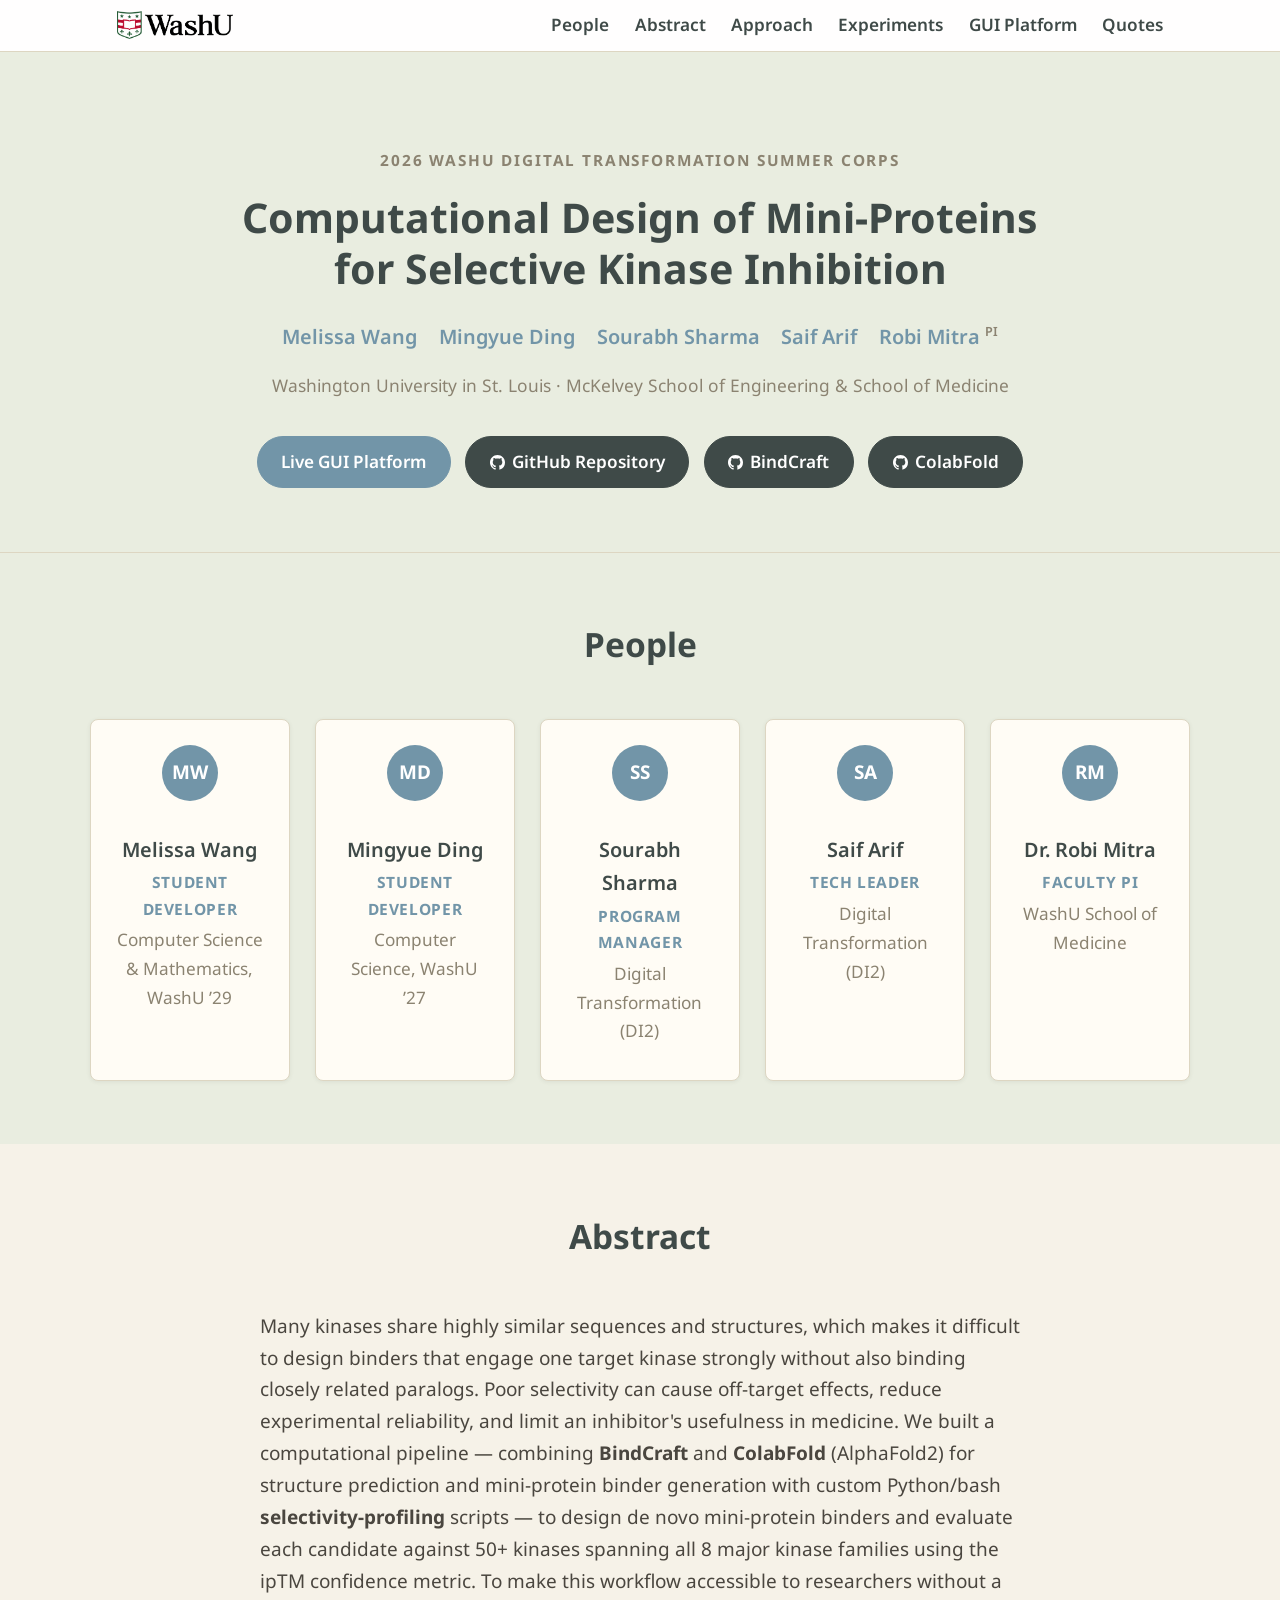
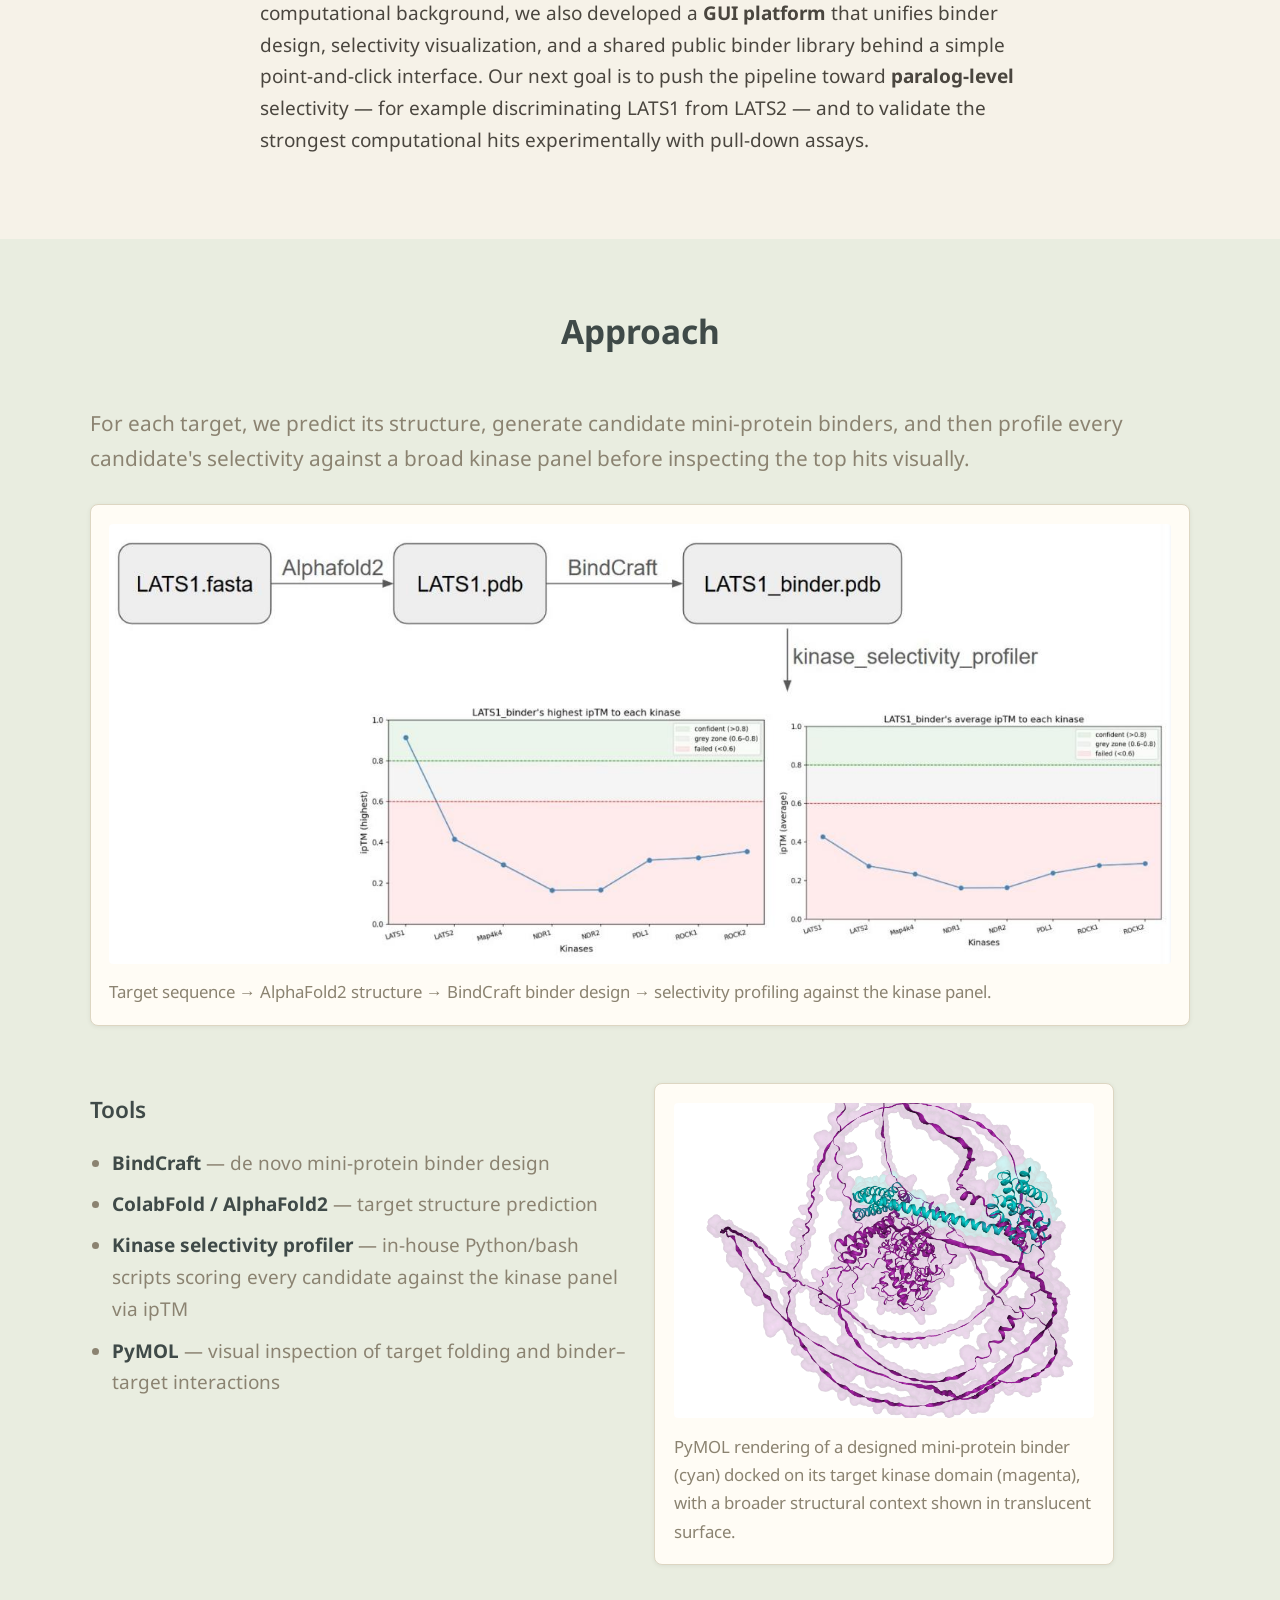
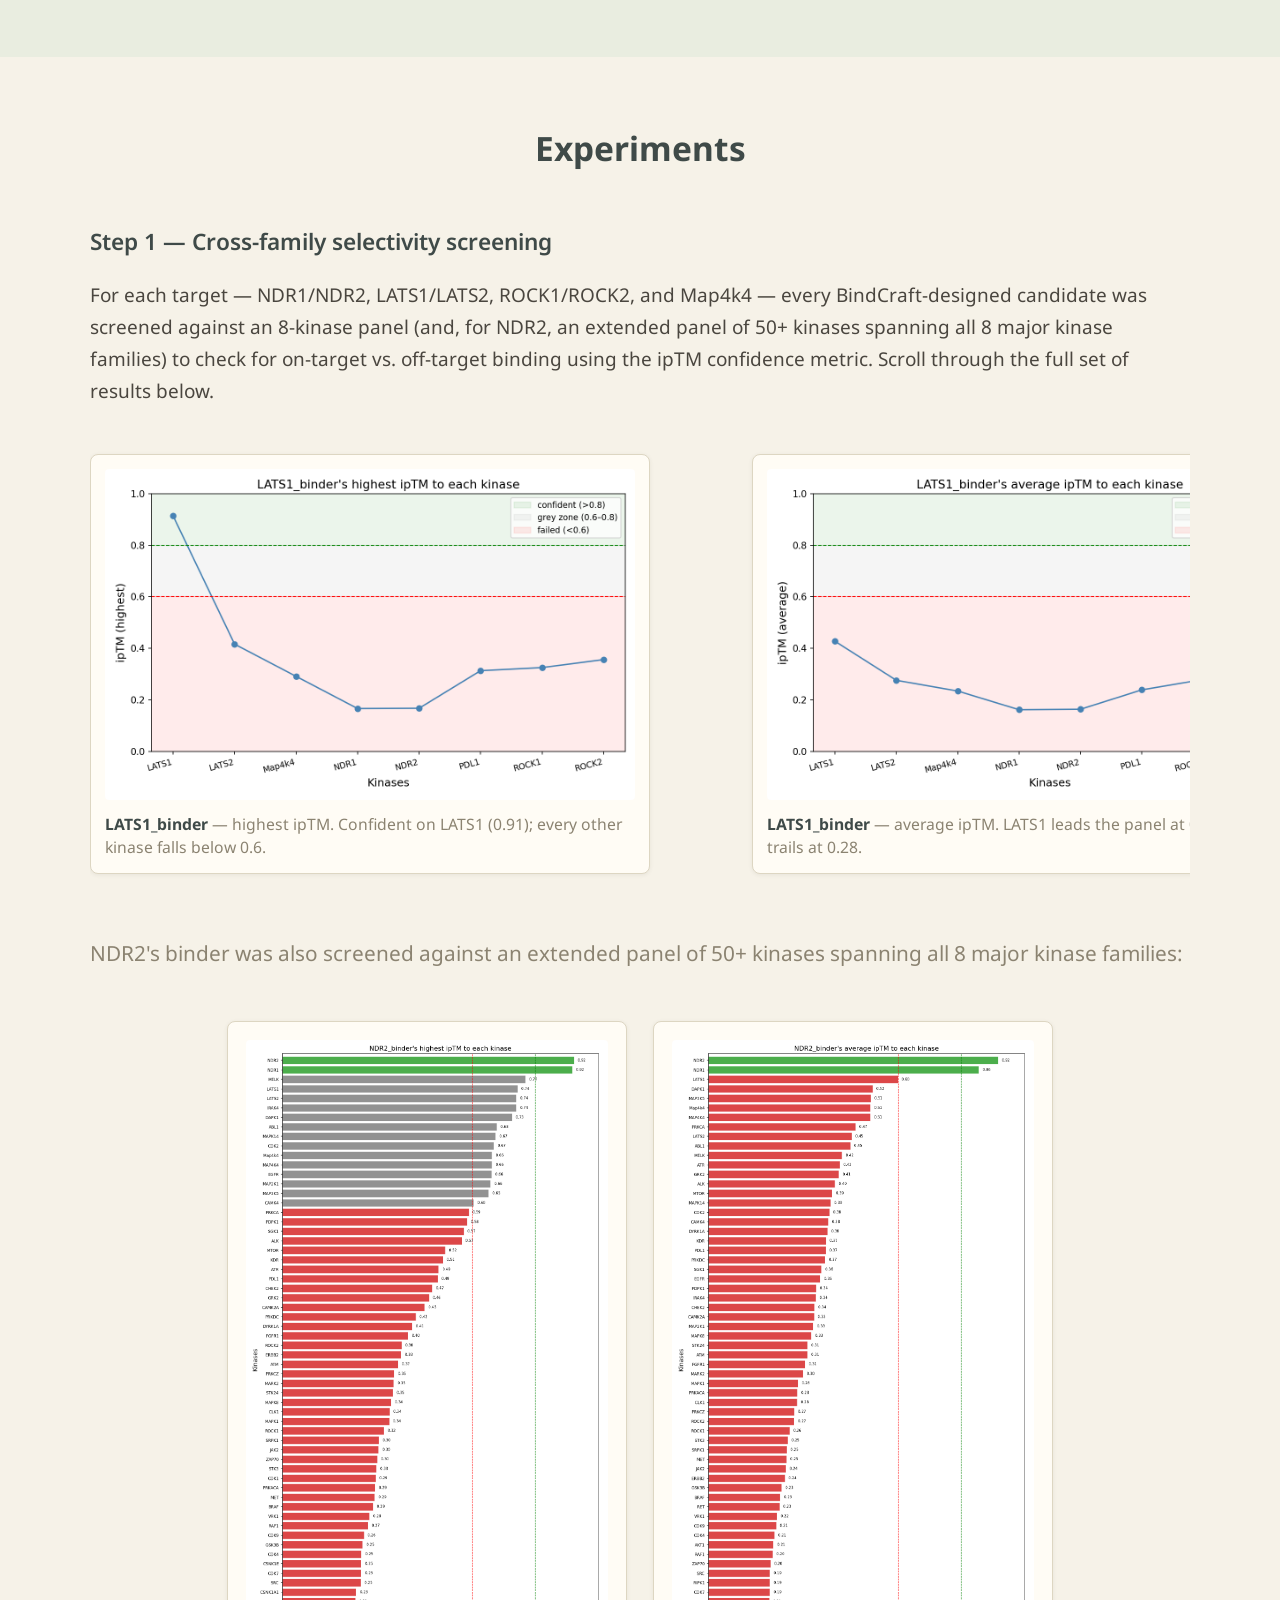
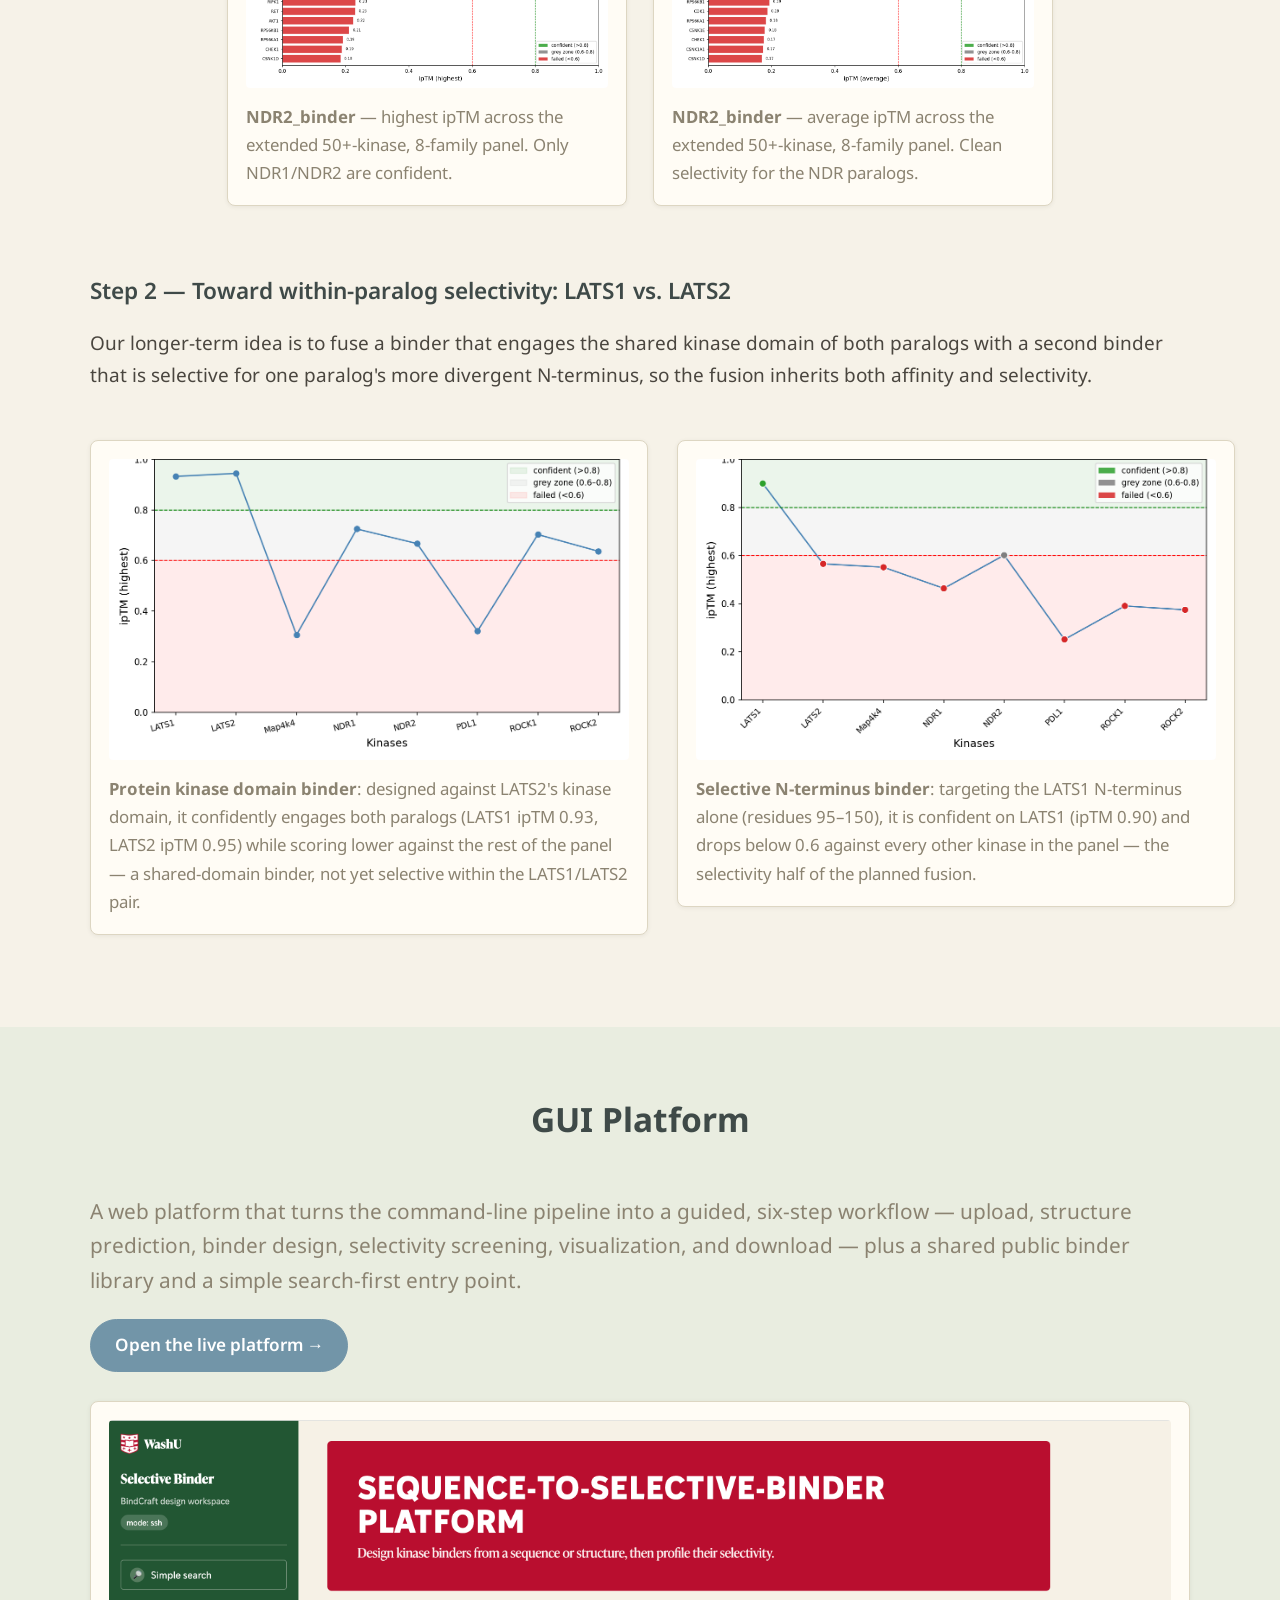
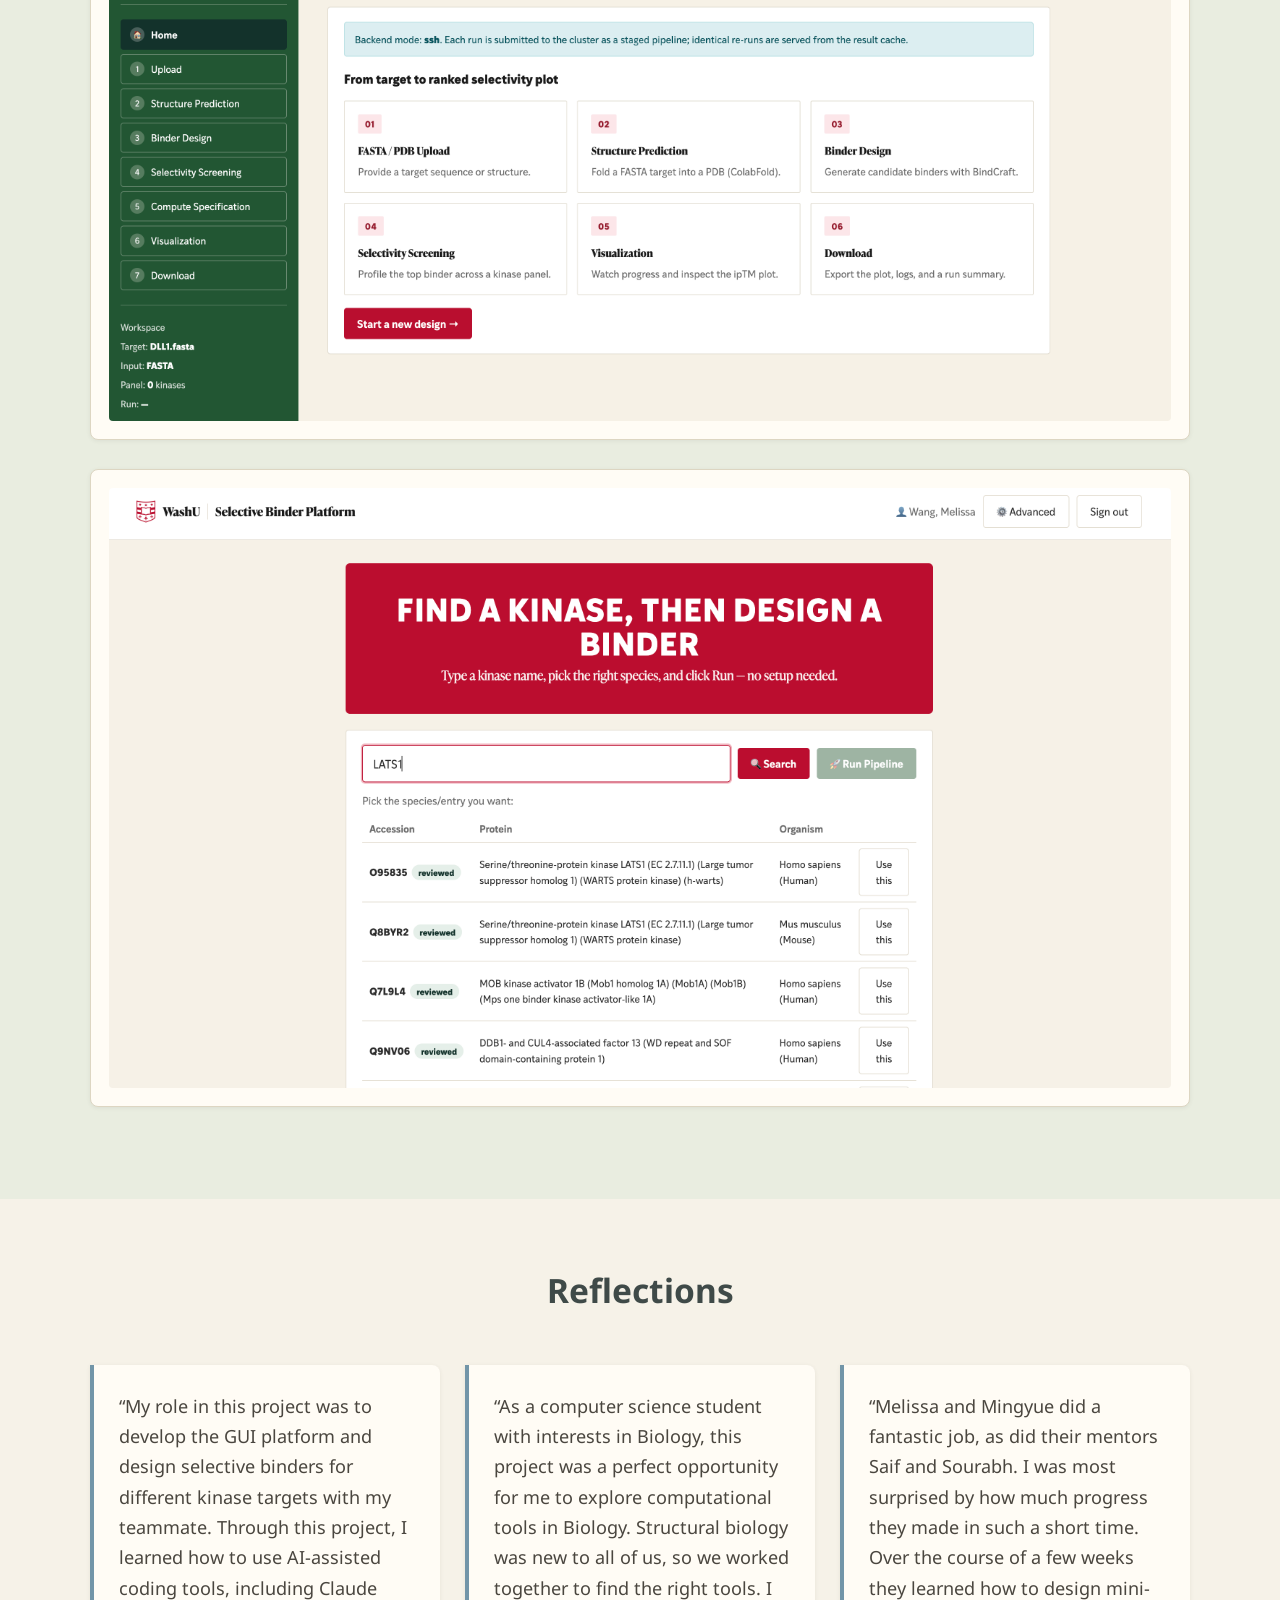
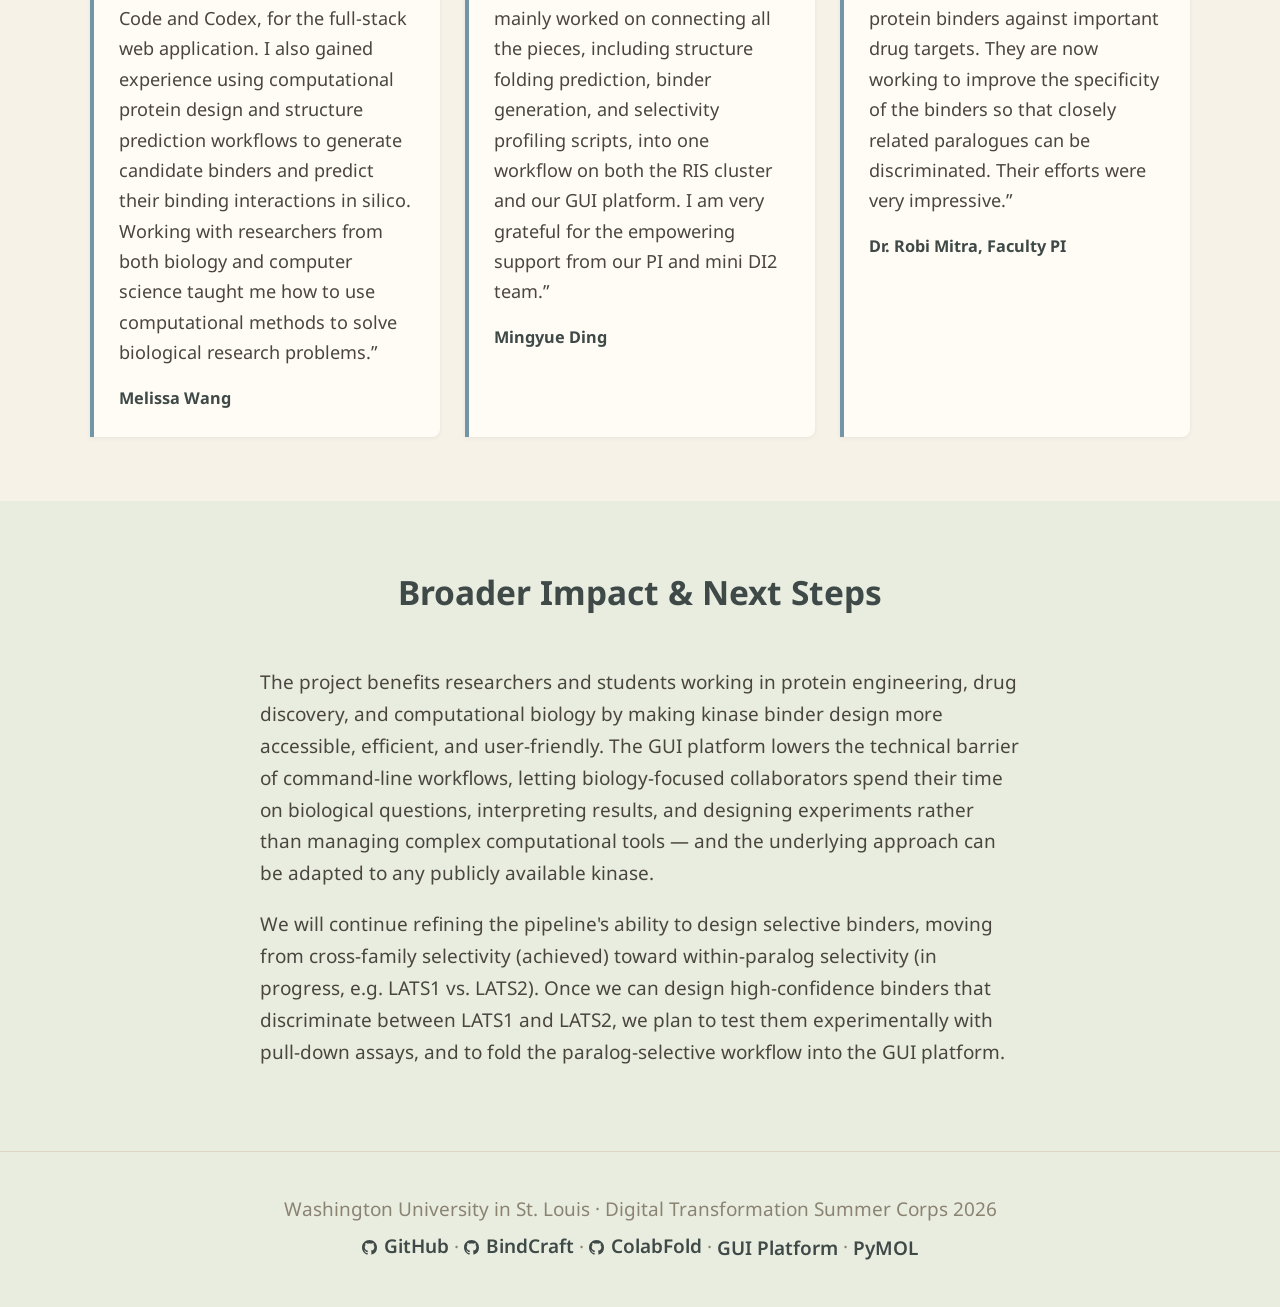
<file: light.html>
<!DOCTYPE html>
<html lang="en">
<head>
<meta charset="UTF-8">
<meta name="viewport" content="width=device-width, initial-scale=1.0">
<title>Computational Design of Mini-Proteins for Selective Kinase Inhibition</title>
<meta name="description" content="A computational pipeline and GUI platform for designing selective mini-protein kinase binders, built with BindCraft and ColabFold.">
<link rel="preconnect" href="https://fonts.googleapis.com">
<link rel="preconnect" href="https://fonts.gstatic.com" crossorigin>
<link href="https://fonts.googleapis.com/css2?family=Noto+Sans:wght@400;500;600;700&display=swap" rel="stylesheet">
<link rel="stylesheet" href="assets/css/style-light.css">
</head>
<body>

<svg style="display:none" aria-hidden="true">
  <symbol id="icon-github" viewBox="0 0 16 16">
    <path fill-rule="evenodd" d="M8 0C3.58 0 0 3.58 0 8c0 3.54 2.29 6.53 5.47 7.59.4.07.55-.17.55-.38
      0-.19-.01-.82-.01-1.49-2.01.37-2.53-.49-2.69-.94-.09-.23-.48-.94-.82-1.13-.28-.15-.68-.52-.01-.53.63-.01
      1.08.58 1.23.82.72 1.21 1.87.87 2.33.66.07-.52.28-.87.51-1.07-1.78-.2-3.64-.89-3.64-3.95 0-.87.31-1.59.82-2.15
      -.08-.2-.36-1.02.08-2.12 0 0 .67-.21 2.2.82.64-.18 1.32-.27 2-.27.68 0 1.36.09 2 .27 1.53-1.04 2.2-.82 2.2-.82
      .44 1.1.16 1.92.08 2.12.51.56.82 1.27.82 2.15 0 3.07-1.87 3.75-3.65 3.95.29.25.54.73.54 1.48 0 1.07-.01 1.93-.01
      2.2 0 .21.15.46.55.38A8.01 8.01 0 0 0 16 8c0-4.42-3.58-8-8-8Z"/>
  </symbol>
</svg>

<nav class="site-nav">
  <div class="nav-inner">
    <a class="nav-brand" href="#top"><img src="assets/img/washu-logo.png" alt="WashU"></a>
    <div class="nav-links">
      <a href="#people">People</a>
      <a href="#abstract">Abstract</a>
      <a href="#approach">Approach</a>
      <a href="#experiments">Experiments</a>
      <a href="#gui">GUI Platform</a>
      <a href="#quotes">Quotes</a>
    </div>
  </div>
</nav>

<header id="top" class="hero">
  <div class="hero-inner">
    <p class="eyebrow">2026 WashU Digital Transformation Summer Corps</p>
    <h1>Computational Design of Mini&#8209;Proteins<br>for Selective Kinase Inhibition</h1>

    <div class="authors">
      <span class="author">Melissa Wang</span>
      <span class="author">Mingyue Ding</span>
      <span class="author">Sourabh Sharma</span>
      <span class="author">Saif Arif</span>
      <span class="author">Robi Mitra <sup>PI</sup></span>
    </div>
    <p class="affiliation">Washington University in St. Louis &middot; McKelvey School of Engineering &amp; School of Medicine</p>

    <div class="hero-links">
      <a class="btn btn-primary" href="https://d5j3l1rgzmla.cloudfront.net" target="_blank" rel="noopener">Live GUI Platform</a>
      <a class="btn" href="https://github.com/washu-dev/p2p-interaction" target="_blank" rel="noopener"><svg class="icon-gh"><use href="#icon-github"></use></svg>GitHub Repository</a>
      <a class="btn" href="https://github.com/martinpacesa/BindCraft" target="_blank" rel="noopener"><svg class="icon-gh"><use href="#icon-github"></use></svg>BindCraft</a>
      <a class="btn" href="https://github.com/YoshitakaMo/localcolabfold" target="_blank" rel="noopener"><svg class="icon-gh"><use href="#icon-github"></use></svg>ColabFold</a>
    </div>
  </div>
</header>

<main>

  <section id="people" class="section alt">
    <div class="section-inner">
      <h2>People</h2>
      <div class="people-grid">
        <div class="person">
          <div class="avatar">MW</div>
          <h3>Melissa Wang</h3>
          <p class="role">Student Developer</p>
          <p class="detail">Computer Science &amp; Mathematics, WashU &rsquo;29</p>
        </div>
        <div class="person">
          <div class="avatar">MD</div>
          <h3>Mingyue Ding</h3>
          <p class="role">Student Developer</p>
          <p class="detail">Computer Science, WashU &rsquo;27</p>
        </div>
        <div class="person">
          <div class="avatar">SS</div>
          <h3>Sourabh Sharma</h3>
          <p class="role">Program Manager</p>
          <p class="detail">Digital Transformation (DI2)</p>
        </div>
        <div class="person">
          <div class="avatar">SA</div>
          <h3>Saif Arif</h3>
          <p class="role">Tech Leader</p>
          <p class="detail">Digital Transformation (DI2)</p>
        </div>
        <div class="person">
          <div class="avatar">RM</div>
          <h3>Dr. Robi Mitra</h3>
          <p class="role">Faculty PI</p>
          <p class="detail">WashU School of Medicine</p>
        </div>
      </div>
    </div>
  </section>

  <section id="abstract" class="section">
    <div class="section-inner narrow">
      <h2>Abstract</h2>
      <p>
        Many kinases share highly similar sequences and structures, which makes it difficult to design binders
        that engage one target kinase strongly without also binding closely related paralogs. Poor selectivity
        can cause off-target effects, reduce experimental reliability, and limit an inhibitor's usefulness in
        medicine. We built a computational pipeline &mdash; combining <strong>BindCraft</strong> and
        <strong>ColabFold</strong> (AlphaFold2) for structure prediction and mini-protein binder generation with
        custom Python/bash <strong>selectivity-profiling</strong> scripts &mdash; to design de novo mini-protein
        binders and evaluate each candidate against 50+ kinases spanning all 8 major kinase families using the
        ipTM confidence metric. To make this workflow accessible to researchers without a computational
        background, we also developed a <strong>GUI platform</strong> that unifies binder design, selectivity
        visualization, and a shared public binder library behind a simple point-and-click interface. Our next
        goal is to push the pipeline toward <strong>paralog-level</strong> selectivity &mdash; for example
        discriminating LATS1 from LATS2 &mdash; and to validate the strongest computational hits experimentally
        with pull-down assays.
      </p>
    </div>
  </section>

  <section id="approach" class="section alt">
    <div class="section-inner">
      <h2>Approach</h2>
      <p class="lead">
        For each target, we predict its structure, generate candidate mini-protein binders, and then profile
        every candidate's selectivity against a broad kinase panel before inspecting the top hits visually.
      </p>

      <figure class="figure">
        <img src="assets/img/pipeline-diagram.jpg" alt="Pipeline: target FASTA to AlphaFold2 structure to BindCraft binder to selectivity profiler plots">
        <figcaption>Target sequence &rarr; AlphaFold2 structure &rarr; BindCraft binder design &rarr; selectivity profiling against the kinase panel.</figcaption>
      </figure>

      <div class="two-col">
        <div>
          <h3>Tools</h3>
          <ul class="tool-list">
            <li><strong>BindCraft</strong> &mdash; de novo mini-protein binder design</li>
            <li><strong>ColabFold / AlphaFold2</strong> &mdash; target structure prediction</li>
            <li><strong>Kinase selectivity profiler</strong> &mdash; in-house Python/bash scripts scoring every candidate against the kinase panel via ipTM</li>
            <li><strong>PyMOL</strong> &mdash; visual inspection of target folding and binder&ndash;target interactions</li>
          </ul>
        </div>
        <figure class="figure figure-sm">
          <img src="assets/img/structure-render.png" alt="PyMOL rendering of a designed mini-protein binder docked onto its target kinase">
          <figcaption>PyMOL rendering of a designed mini-protein binder (cyan) docked on its target kinase domain (magenta), with a broader structural context shown in translucent surface.</figcaption>
        </figure>
      </div>
    </div>
  </section>

  <section id="experiments" class="section">
    <div class="section-inner">
      <h2>Experiments</h2>

      <h3>Step 1 &mdash; Cross-family selectivity screening</h3>
      <p>
        For each target &mdash; NDR1/NDR2, LATS1/LATS2, ROCK1/ROCK2, and Map4k4 &mdash; every BindCraft-designed
        candidate was screened against an 8-kinase panel (and, for NDR2, an extended panel of 50+ kinases
        spanning all 8 major kinase families) to check for on-target vs. off-target binding using the ipTM
        confidence metric. Scroll through the full set of results below.
      </p>

      <div class="hgallery">
        <figure class="hgallery-item">
          <img src="assets/img/lats1-binder-highest.png" alt="LATS1_binder highest ipTM across the 8-kinase panel">
          <figcaption><strong>LATS1_binder</strong> &mdash; highest ipTM. Confident on LATS1 (0.91); every other kinase falls below 0.6.</figcaption>
        </figure>
        <figure class="hgallery-item">
          <img src="assets/img/lats1-binder-avg.png" alt="LATS1_binder average ipTM across the 8-kinase panel">
          <figcaption><strong>LATS1_binder</strong> &mdash; average ipTM. LATS1 leads the panel at 0.43; LATS2 trails at 0.28.</figcaption>
        </figure>
        <figure class="hgallery-item">
          <img src="assets/img/lats2-binder-highest-b.png" alt="LATS2_binder candidate highest ipTM across the 8-kinase panel">
          <figcaption><strong>LATS2_binder</strong> (candidate B) &mdash; highest ipTM. Confident on both LATS1 (0.93) and LATS2 (0.95).</figcaption>
        </figure>
        <figure class="hgallery-item">
          <img src="assets/img/lats2-binder-avg-b.png" alt="LATS2_binder candidate average ipTM across the 8-kinase panel">
          <figcaption><strong>LATS2_binder</strong> (candidate B) &mdash; average ipTM. LATS1 0.86 and LATS2 0.82, both confident.</figcaption>
        </figure>
        <figure class="hgallery-item">
          <img src="assets/img/lats2-binder-highest-a.png" alt="LATS2_binder alternate candidate highest ipTM across the 8-kinase panel">
          <figcaption><strong>LATS2_binder</strong> (candidate A) &mdash; highest ipTM. An off-target candidate: PDL1 (0.80) scores higher than LATS2 itself (0.25).</figcaption>
        </figure>
        <figure class="hgallery-item">
          <img src="assets/img/lats2-binder-avg-a.png" alt="LATS2_binder alternate candidate average ipTM across the 8-kinase panel">
          <figcaption><strong>LATS2_binder</strong> (candidate A) &mdash; average ipTM. No kinase clears the confident threshold; LATS2 itself is only 0.22.</figcaption>
        </figure>
        <figure class="hgallery-item">
          <img src="assets/img/ndr1-binder-avg.png" alt="NDR1_binder average ipTM across the 8-kinase panel">
          <figcaption><strong>NDR1_binder</strong> &mdash; average ipTM. Confident on NDR1 (0.88) and NDR2 (0.88); all other kinases fall below 0.6.</figcaption>
        </figure>
        <figure class="hgallery-item">
          <img src="assets/img/ndr2-binder-avg-8panel.png" alt="NDR2_binder average ipTM across the 8-kinase panel">
          <figcaption><strong>NDR2_binder</strong> &mdash; average ipTM (8-kinase panel). Confident on NDR1 (0.92) and NDR2 (0.93).</figcaption>
        </figure>
        <figure class="hgallery-item">
          <img src="assets/img/rock1-binder-highest.png" alt="ROCK1_binder highest ipTM across the 8-kinase panel">
          <figcaption><strong>ROCK1_binder</strong> &mdash; highest ipTM. Best score 0.23 (LATS1) &mdash; no confident hit on any kinase.</figcaption>
        </figure>
        <figure class="hgallery-item">
          <img src="assets/img/rock1-binder-avg.png" alt="ROCK1_binder average ipTM across the 8-kinase panel">
          <figcaption><strong>ROCK1_binder</strong> &mdash; average ipTM. Best score 0.19 (LATS1).</figcaption>
        </figure>
        <figure class="hgallery-item">
          <img src="assets/img/rock2-binder-highest.png" alt="ROCK2_binder highest ipTM across the 8-kinase panel">
          <figcaption><strong>ROCK2_binder</strong> &mdash; highest ipTM. Best score 0.48 (LATS1) &mdash; still below the confident threshold.</figcaption>
        </figure>
        <figure class="hgallery-item">
          <img src="assets/img/rock2-binder-avg.png" alt="ROCK2_binder average ipTM across the 8-kinase panel">
          <figcaption><strong>ROCK2_binder</strong> &mdash; average ipTM. Best score 0.25 (LATS1).</figcaption>
        </figure>
        <figure class="hgallery-item">
          <img src="assets/img/map4k4-binder-highest.png" alt="Map4k4_binder highest ipTM across the 8-kinase panel">
          <figcaption><strong>Map4k4_binder</strong> &mdash; highest ipTM. Map4k4 reaches 0.95 (confident); PDL1 sits in the grey zone (0.75).</figcaption>
        </figure>
        <figure class="hgallery-item">
          <img src="assets/img/map4k4-binder-avg.png" alt="Map4k4_binder average ipTM across the 8-kinase panel">
          <figcaption><strong>Map4k4_binder</strong> &mdash; average ipTM. Best score 0.66 (Map4k4) &mdash; grey zone, not yet confident.</figcaption>
        </figure>
      </div>

      <p class="lead">
        NDR2's binder was also screened against an extended panel of 50+ kinases spanning all 8 major kinase
        families:
      </p>
      <div class="gallery-wide">
        <figure class="figure">
          <img src="assets/img/ndr2-binder-highest-50panel.png" alt="NDR2_binder highest ipTM across the extended 50+ kinase panel">
          <figcaption><strong>NDR2_binder</strong> &mdash; highest ipTM across the extended 50+-kinase, 8-family panel. Only NDR1/NDR2 are confident.</figcaption>
        </figure>
        <figure class="figure">
          <img src="assets/img/ndr2-binder-avg-50panel.png" alt="NDR2_binder average ipTM across the extended 50+ kinase panel">
          <figcaption><strong>NDR2_binder</strong> &mdash; average ipTM across the extended 50+-kinase, 8-family panel. Clean selectivity for the NDR paralogs.</figcaption>
        </figure>
      </div>

      <h3>Step 2 &mdash; Toward within-paralog selectivity: LATS1 vs. LATS2</h3>
      <p>
        Our longer-term idea is to fuse a binder that engages the shared kinase domain of both paralogs with a
        second binder that is selective for one paralog's more divergent N-terminus, so the fusion inherits
        both affinity and selectivity.
      </p>
      <div class="two-col">
        <figure class="figure figure-md">
          <img src="assets/img/lats2-binder-highest-b.png" alt="Protein kinase domain binder targeting LATS2, highest ipTM across the kinase panel">
          <figcaption><strong>Protein kinase domain binder</strong>: designed against LATS2's kinase domain, it confidently engages both paralogs (LATS1 ipTM 0.93, LATS2 ipTM 0.95) while scoring lower against the rest of the panel &mdash; a shared-domain binder, not yet selective within the LATS1/LATS2 pair.</figcaption>
        </figure>
        <figure class="figure figure-md">
          <img src="assets/img/lats1-nterminus-selective.png" alt="Selective binder targeting the LATS1 N-terminus, highest ipTM across the kinase panel">
          <figcaption><strong>Selective N-terminus binder</strong>: targeting the LATS1 N-terminus alone (residues 95&ndash;150), it is confident on LATS1 (ipTM 0.90) and drops below 0.6 against every other kinase in the panel &mdash; the selectivity half of the planned fusion.</figcaption>
        </figure>
      </div>
    </div>
  </section>

  <section id="gui" class="section alt">
    <div class="section-inner">
      <h2>GUI Platform</h2>
      <p class="lead">
        A web platform that turns the command-line pipeline into a guided, six-step workflow &mdash; upload,
        structure prediction, binder design, selectivity screening, visualization, and download &mdash; plus a
        shared public binder library and a simple search-first entry point.
      </p>
      <p><a class="btn btn-primary" href="https://d5j3l1rgzmla.cloudfront.net" target="_blank" rel="noopener">Open the live platform &rarr;</a></p>

      <figure class="figure figure-full">
        <img src="assets/img/gui-home.png" alt="GUI platform home page showing the six-step workflow">
      </figure>
      <figure class="figure figure-full">
        <img src="assets/img/gui-search.png" alt="GUI platform simple search page for finding a kinase and launching the pipeline">
      </figure>
    </div>
  </section>

  <section id="quotes" class="section">
    <div class="section-inner">
      <h2>Reflections</h2>
      <div class="quote-grid">
        <blockquote class="quote">
          <p>&ldquo;My role in this project was to develop the GUI platform and design selective binders for
          different kinase targets with my teammate. Through this project, I learned how to use AI-assisted
          coding tools, including Claude Code and Codex, for the full-stack web application. I also gained
          experience using computational protein design and structure prediction workflows to generate
          candidate binders and predict their binding interactions in silico. Working with researchers from
          both biology and computer science taught me how to use computational methods to solve biological
          research problems.&rdquo;</p>
          <cite>Melissa Wang</cite>
        </blockquote>
        <blockquote class="quote">
          <p>&ldquo;As a computer science student with interests in Biology, this project was a perfect
          opportunity for me to explore computational tools in Biology. Structural biology was new to all of
          us, so we worked together to find the right tools. I mainly worked on connecting all the pieces,
          including structure folding prediction, binder generation, and selectivity profiling scripts, into
          one workflow on both the RIS cluster and our GUI platform. I am very grateful for the empowering
          support from our PI and mini DI2 team.&rdquo;</p>
          <cite>Mingyue Ding</cite>
        </blockquote>
        <blockquote class="quote">
          <p>&ldquo;Melissa and Mingyue did a fantastic job, as did their mentors Saif and Sourabh. I was most
          surprised by how much progress they made in such a short time. Over the course of a few weeks they
          learned how to design mini-protein binders against important drug targets. They are now working to
          improve the specificity of the binders so that closely related paralogues can be discriminated.
          Their efforts were very impressive.&rdquo;</p>
          <cite>Dr. Robi Mitra, Faculty PI</cite>
        </blockquote>
      </div>
    </div>
  </section>

  <section id="impact" class="section alt">
    <div class="section-inner narrow">
      <h2>Broader Impact &amp; Next Steps</h2>
      <p>
        The project benefits researchers and students working in protein engineering, drug discovery, and
        computational biology by making kinase binder design more accessible, efficient, and user-friendly. The
        GUI platform lowers the technical barrier of command-line workflows, letting biology-focused
        collaborators spend their time on biological questions, interpreting results, and designing experiments
        rather than managing complex computational tools &mdash; and the underlying approach can be adapted to
        any publicly available kinase.
      </p>
      <p>
        We will continue refining the pipeline's ability to design selective binders, moving from
        cross-family selectivity (achieved) toward within-paralog selectivity (in progress, e.g. LATS1 vs.
        LATS2). Once we can design high-confidence binders that discriminate between LATS1 and LATS2, we plan
        to test them experimentally with pull-down assays, and to fold the paralog-selective workflow into the
        GUI platform.
      </p>
    </div>
  </section>

</main>

<footer class="site-footer">
  <div class="footer-inner">
    <p>Washington University in St. Louis &middot; Digital Transformation Summer Corps 2026</p>
    <p class="footer-links">
      <a href="https://github.com/washu-dev/p2p-interaction" target="_blank" rel="noopener"><svg class="icon-gh"><use href="#icon-github"></use></svg>GitHub</a>
      &middot;
      <a href="https://github.com/martinpacesa/BindCraft" target="_blank" rel="noopener"><svg class="icon-gh"><use href="#icon-github"></use></svg>BindCraft</a>
      &middot;
      <a href="https://github.com/YoshitakaMo/localcolabfold" target="_blank" rel="noopener"><svg class="icon-gh"><use href="#icon-github"></use></svg>ColabFold</a>
      &middot;
      <a href="https://d5j3l1rgzmla.cloudfront.net" target="_blank" rel="noopener">GUI Platform</a>
      &middot;
      <a href="https://www.pymol.org/" target="_blank" rel="noopener">PyMOL</a>
    </p>
  </div>
</footer>

<script src="assets/js/main.js"></script>
</body>
</html>
</file>
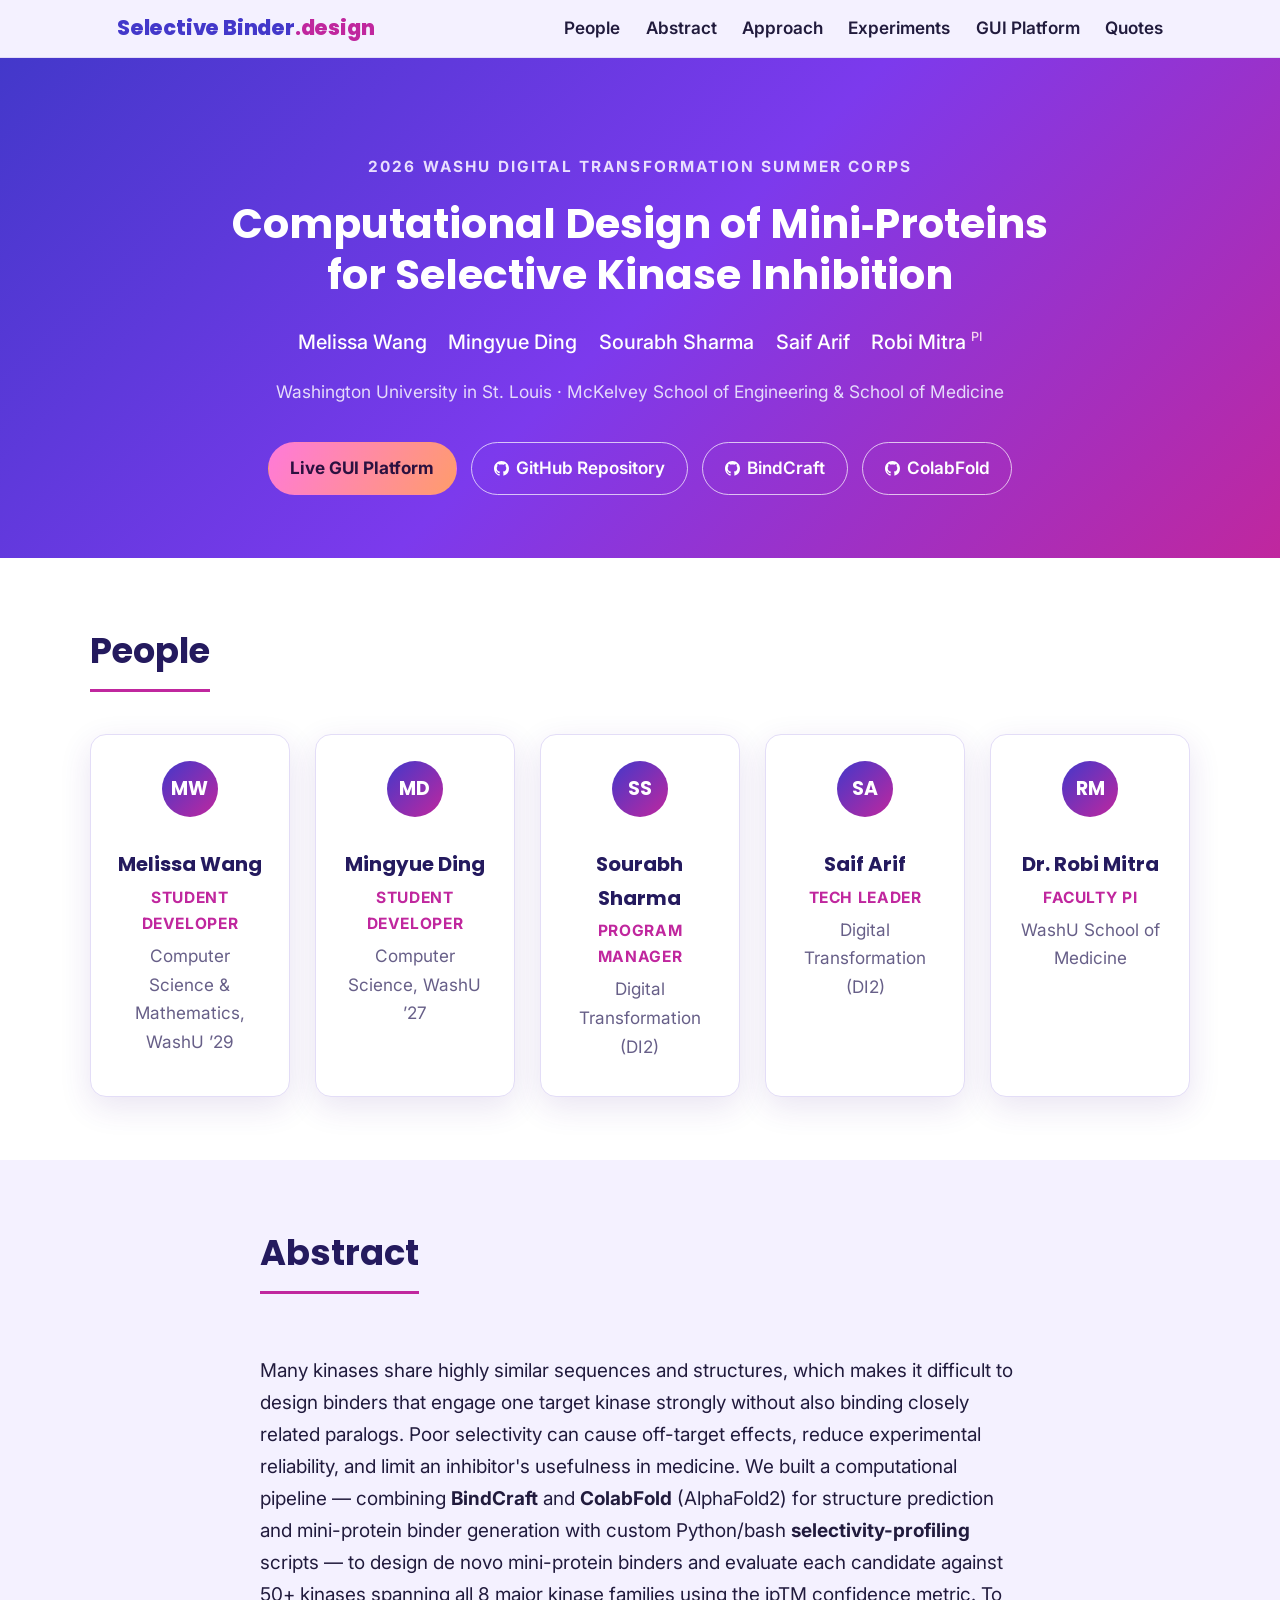
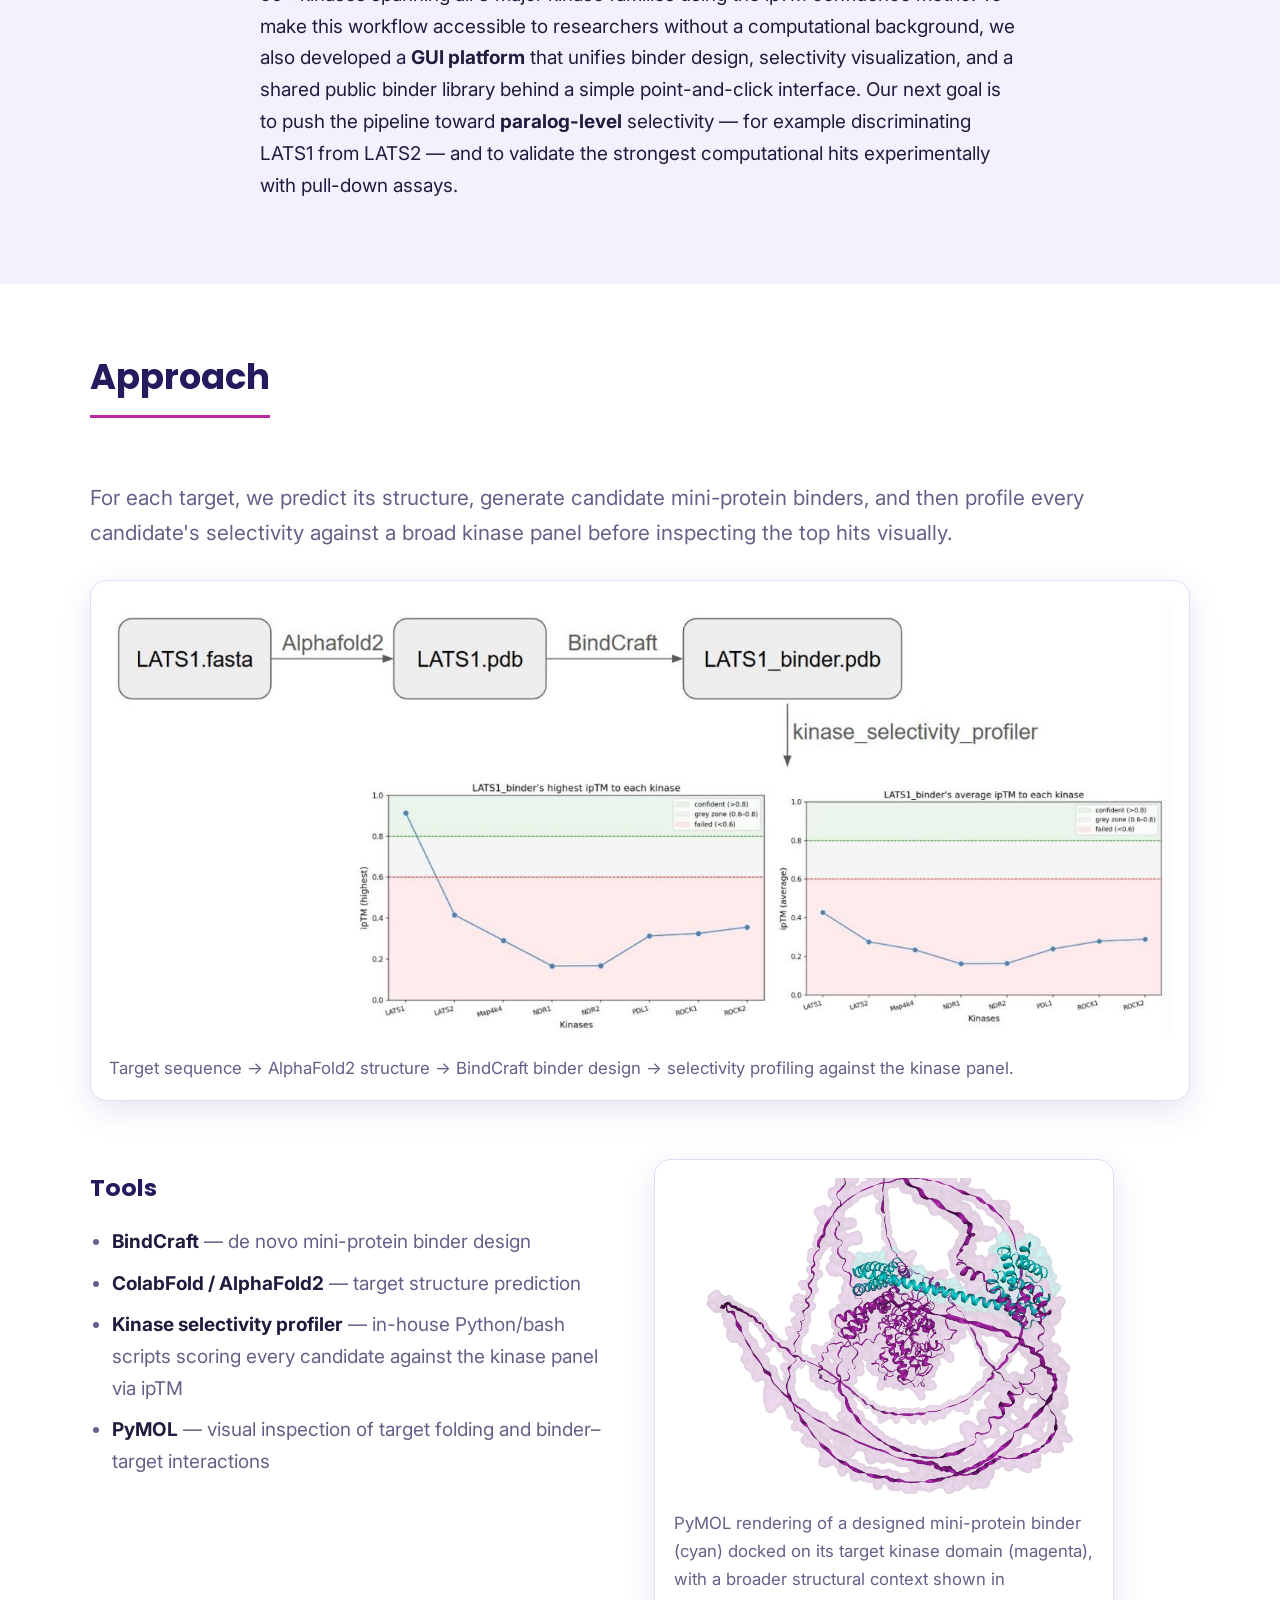
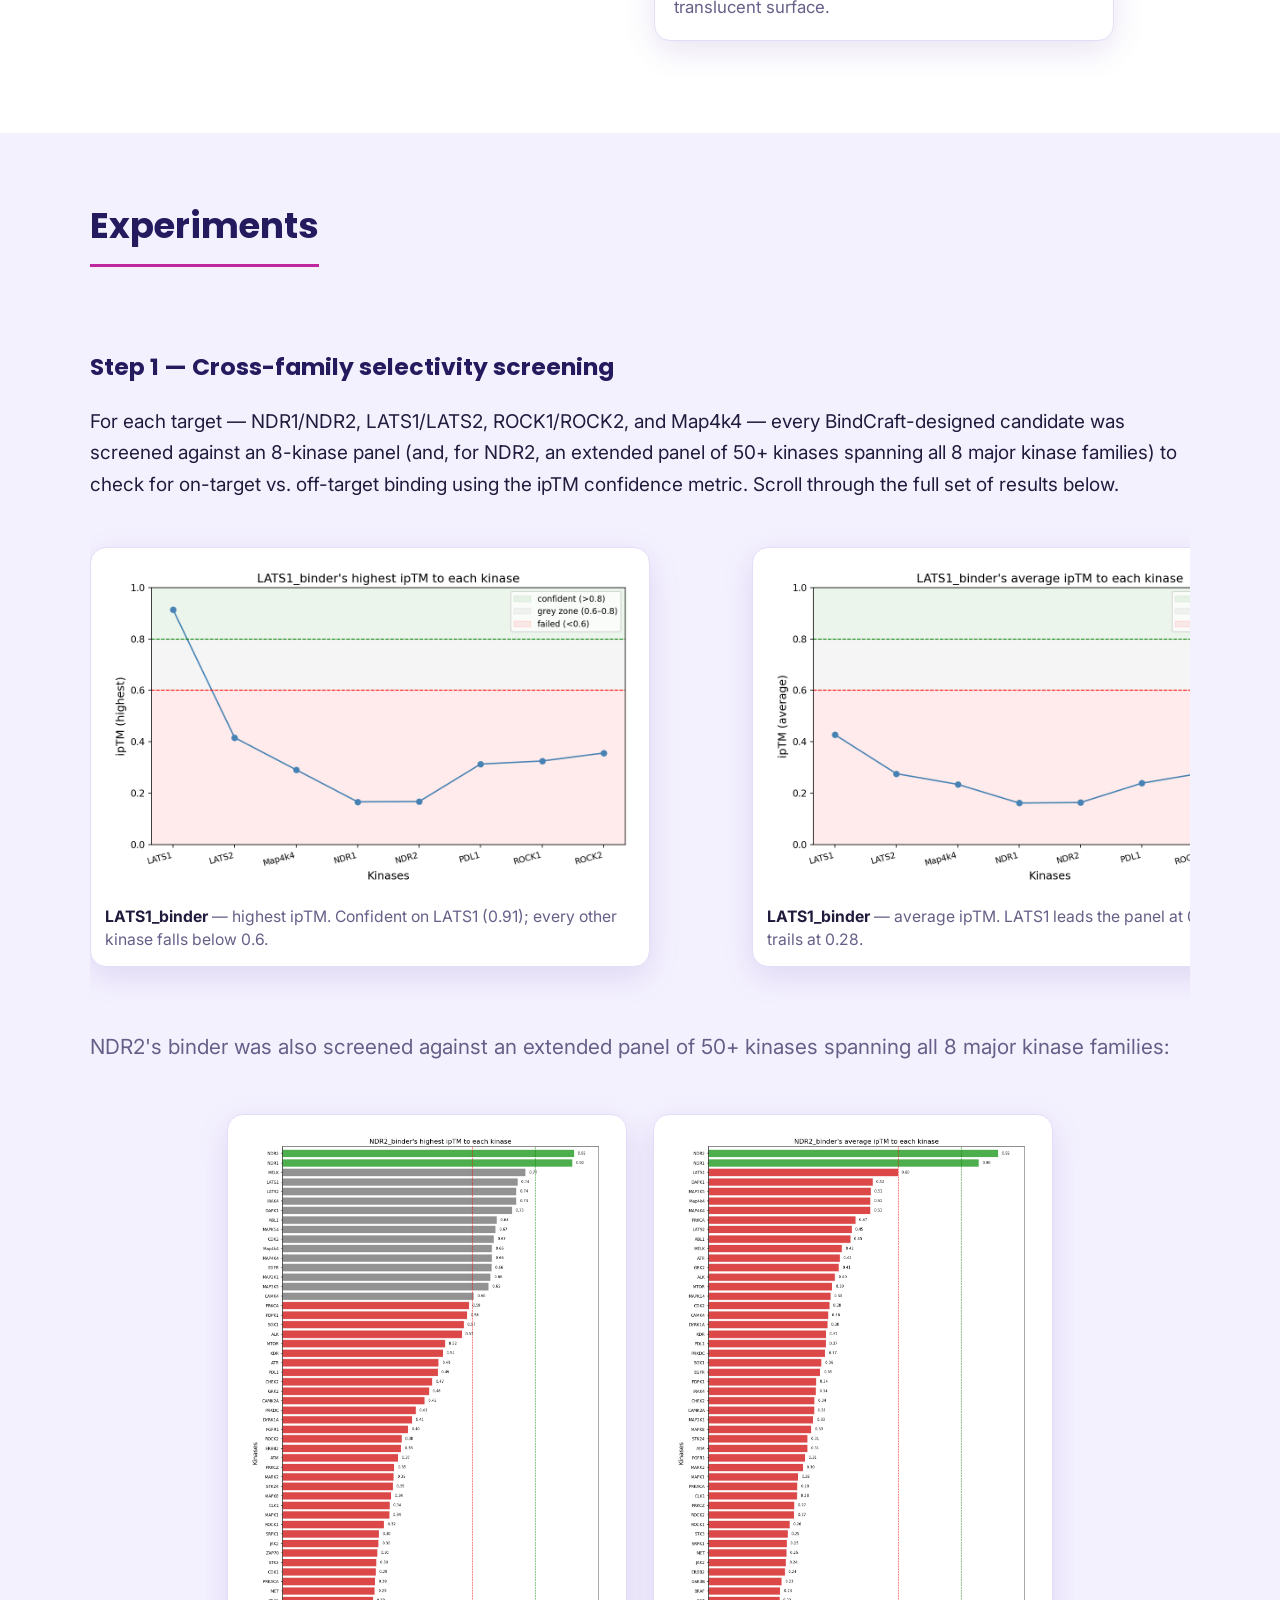
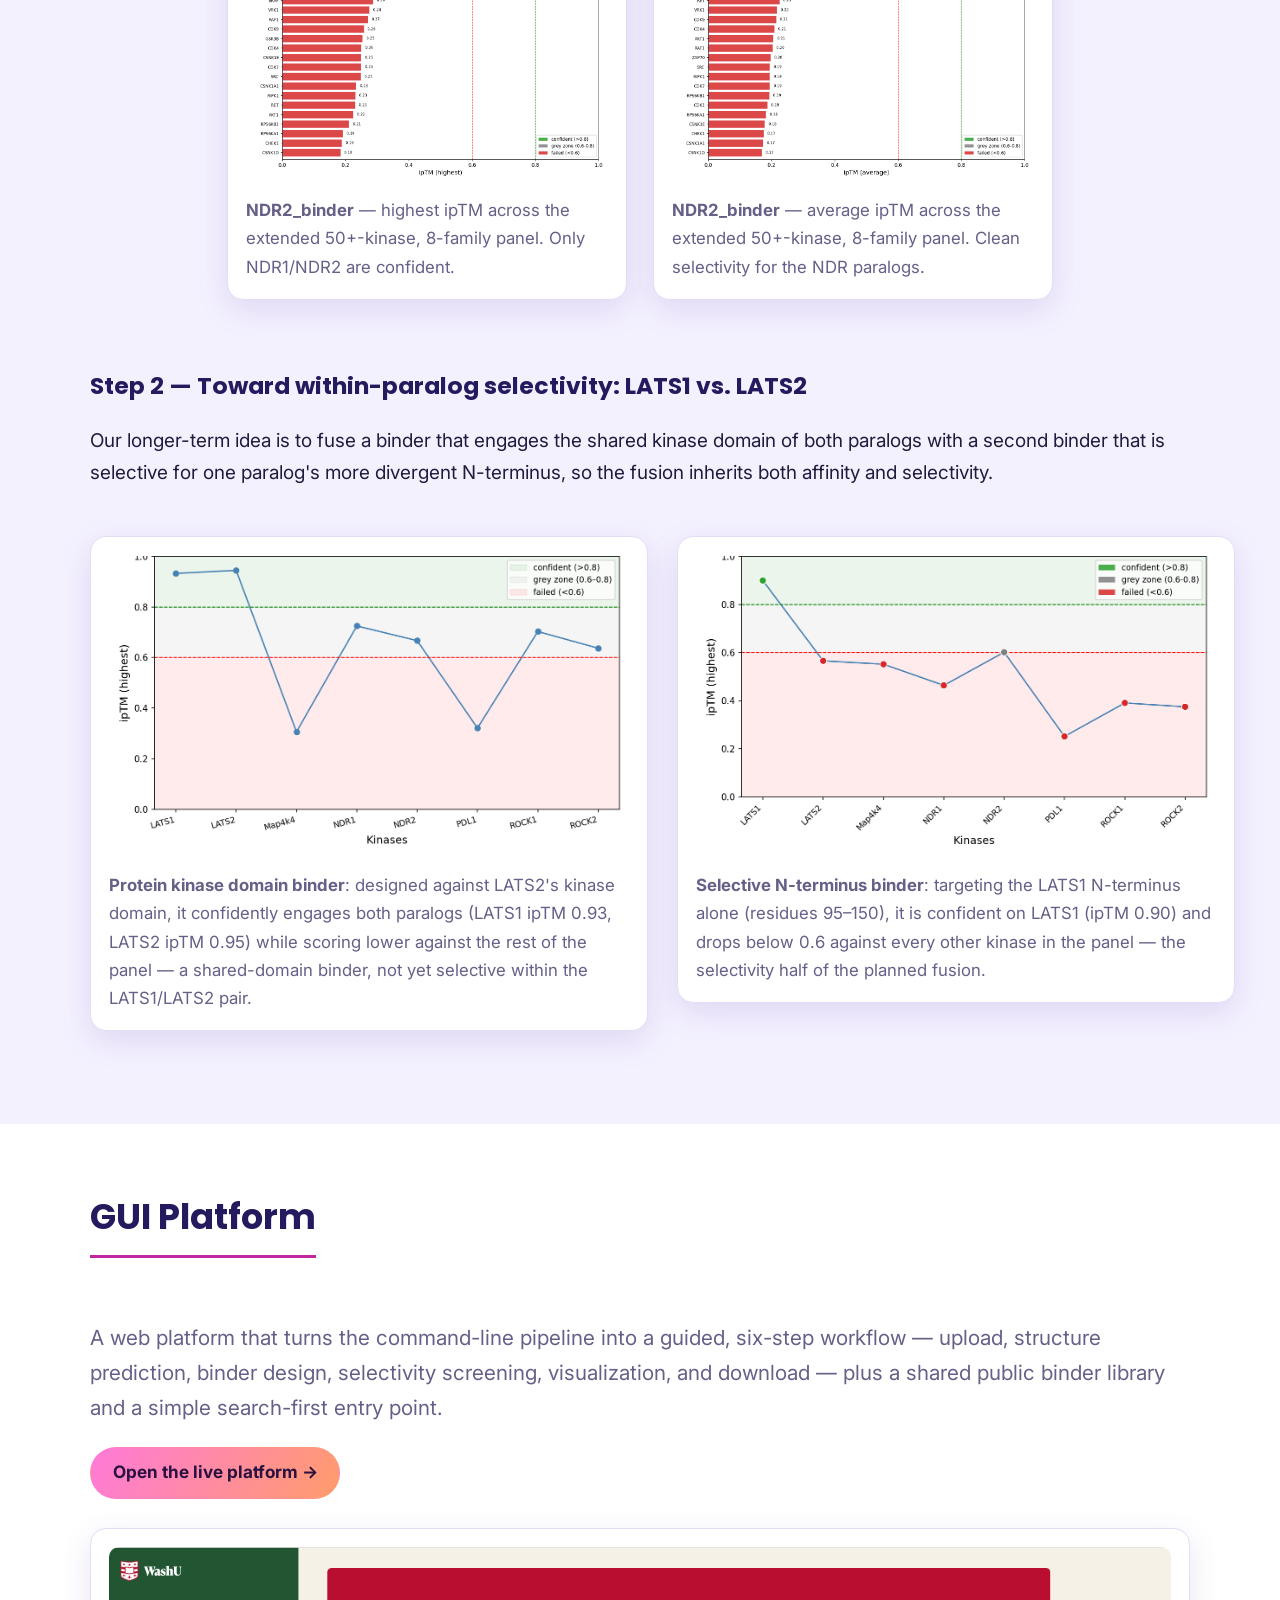
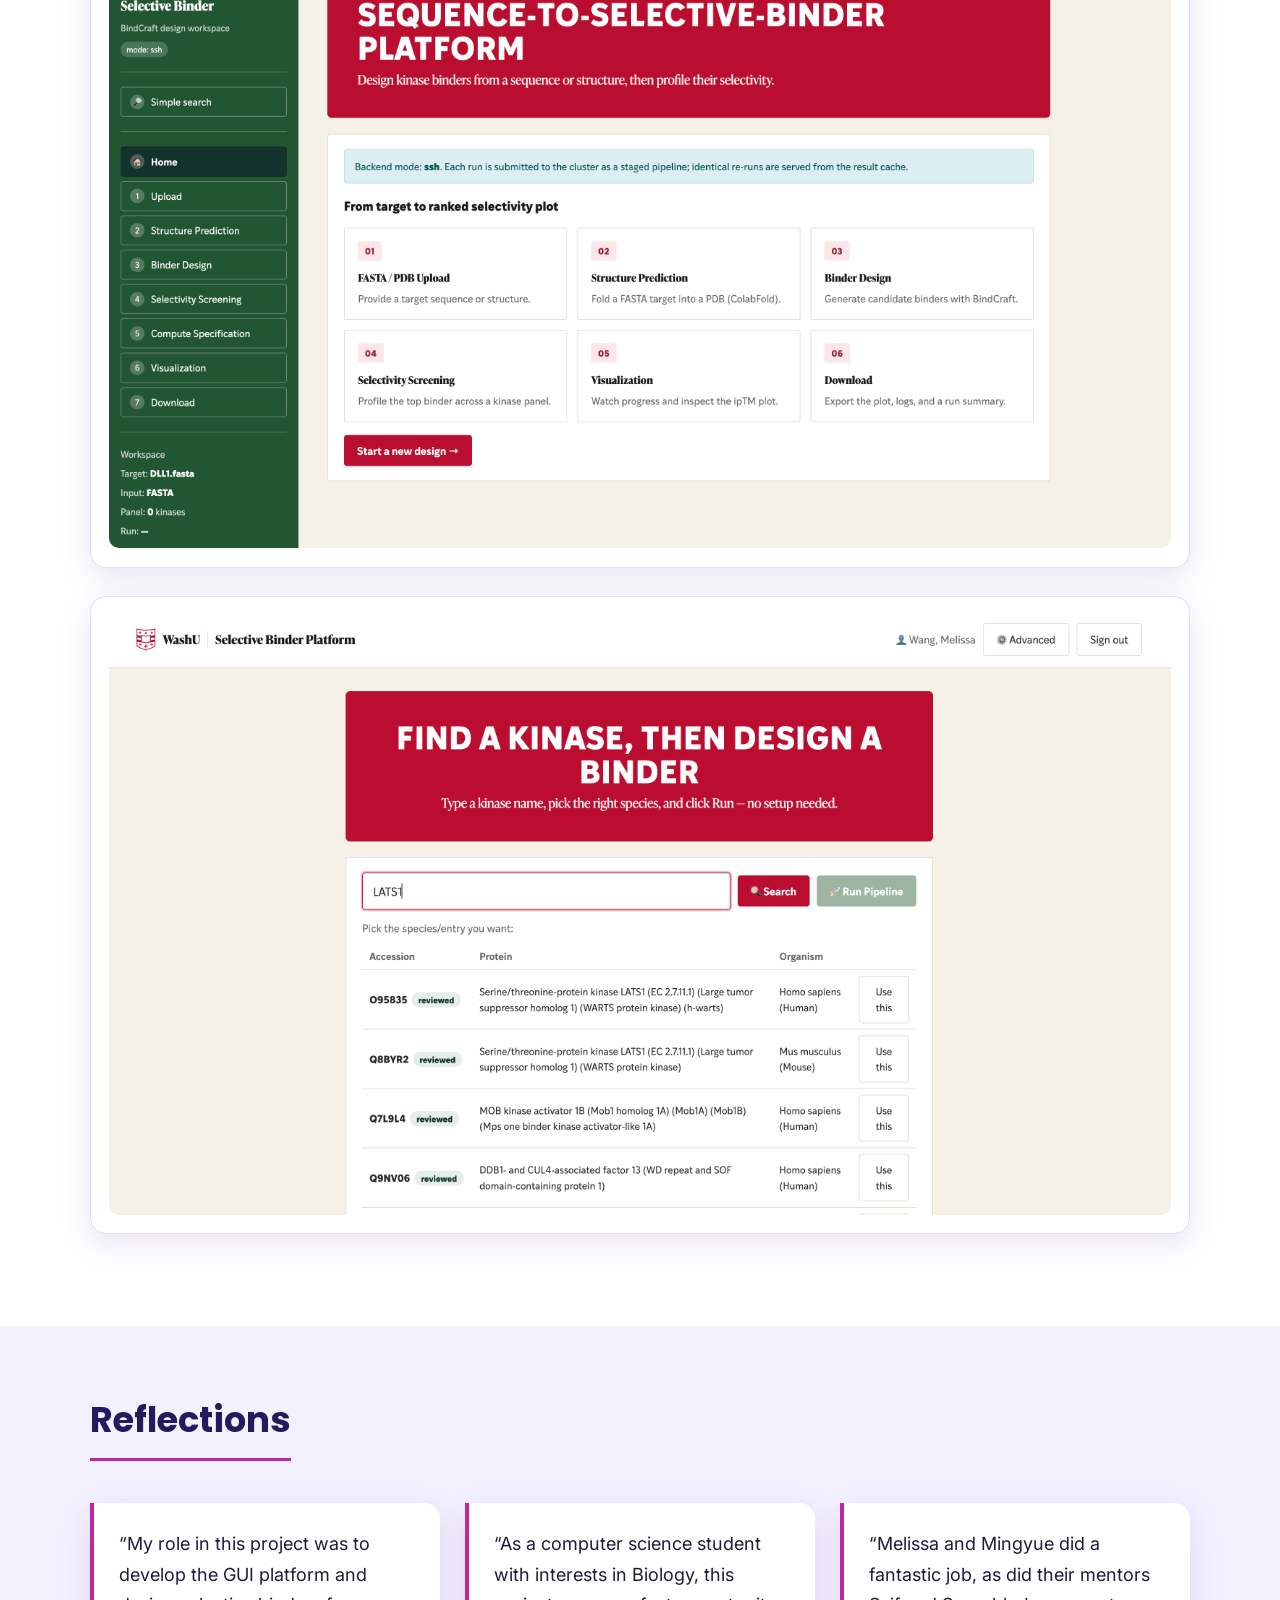
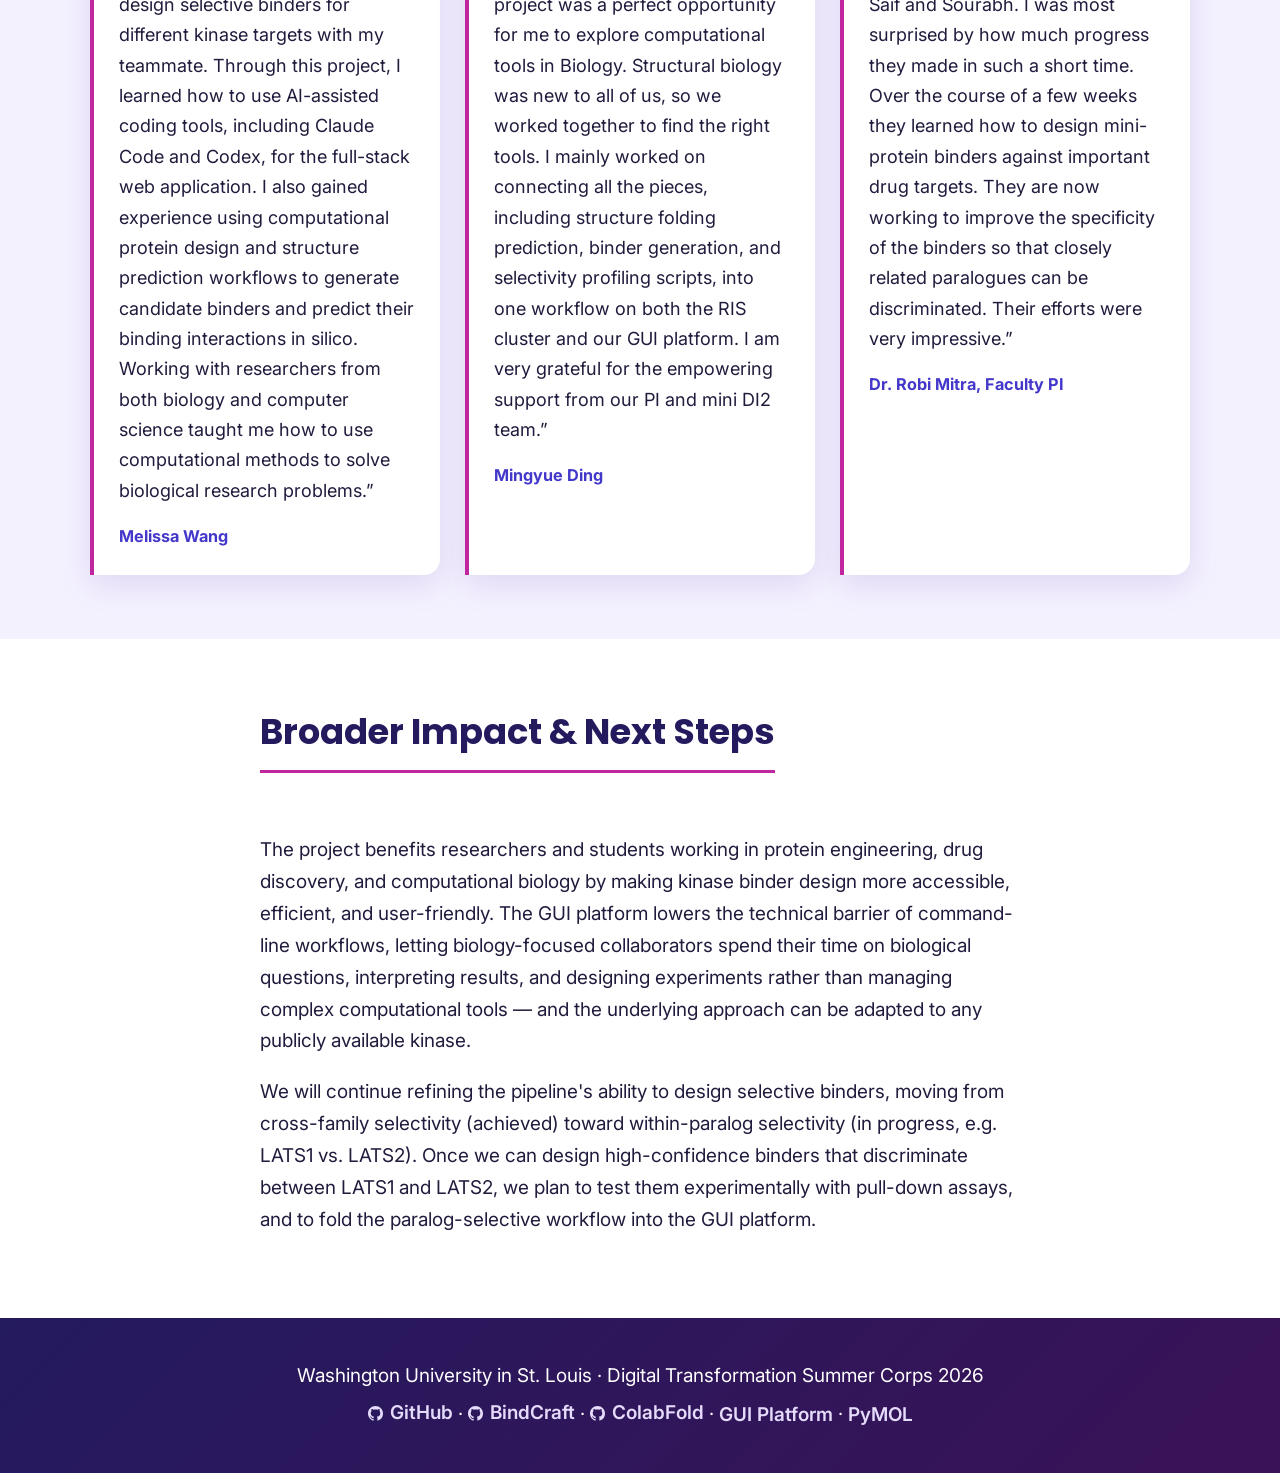
<file: purple.html>
<!DOCTYPE html>
<html lang="en">
<head>
<meta charset="UTF-8">
<meta name="viewport" content="width=device-width, initial-scale=1.0">
<title>Computational Design of Mini-Proteins for Selective Kinase Inhibition</title>
<meta name="description" content="A computational pipeline and GUI platform for designing selective mini-protein kinase binders, built with BindCraft and ColabFold.">
<link rel="preconnect" href="https://fonts.googleapis.com">
<link rel="preconnect" href="https://fonts.gstatic.com" crossorigin>
<link href="https://fonts.googleapis.com/css2?family=Poppins:wght@600;700;800&family=Inter:wght@400;500;600&display=swap" rel="stylesheet">
<link rel="stylesheet" href="assets/css/style-purple.css">
</head>
<body>

<svg style="display:none" aria-hidden="true">
  <symbol id="icon-github" viewBox="0 0 16 16">
    <path fill-rule="evenodd" d="M8 0C3.58 0 0 3.58 0 8c0 3.54 2.29 6.53 5.47 7.59.4.07.55-.17.55-.38
      0-.19-.01-.82-.01-1.49-2.01.37-2.53-.49-2.69-.94-.09-.23-.48-.94-.82-1.13-.28-.15-.68-.52-.01-.53.63-.01
      1.08.58 1.23.82.72 1.21 1.87.87 2.33.66.07-.52.28-.87.51-1.07-1.78-.2-3.64-.89-3.64-3.95 0-.87.31-1.59.82-2.15
      -.08-.2-.36-1.02.08-2.12 0 0 .67-.21 2.2.82.64-.18 1.32-.27 2-.27.68 0 1.36.09 2 .27 1.53-1.04 2.2-.82 2.2-.82
      .44 1.1.16 1.92.08 2.12.51.56.82 1.27.82 2.15 0 3.07-1.87 3.75-3.65 3.95.29.25.54.73.54 1.48 0 1.07-.01 1.93-.01
      2.2 0 .21.15.46.55.38A8.01 8.01 0 0 0 16 8c0-4.42-3.58-8-8-8Z"/>
  </symbol>
</svg>

<nav class="site-nav">
  <div class="nav-inner">
    <a class="nav-brand nav-brand-text" href="#top">Selective&nbsp;Binder<span>.design</span></a>
    <div class="nav-links">
      <a href="#people">People</a>
      <a href="#abstract">Abstract</a>
      <a href="#approach">Approach</a>
      <a href="#experiments">Experiments</a>
      <a href="#gui">GUI Platform</a>
      <a href="#quotes">Quotes</a>
    </div>
  </div>
</nav>

<header id="top" class="hero">
  <div class="hero-inner">
    <p class="eyebrow">2026 WashU Digital Transformation Summer Corps</p>
    <h1>Computational Design of Mini&#8209;Proteins<br>for Selective Kinase Inhibition</h1>

    <div class="authors">
      <span class="author">Melissa Wang</span>
      <span class="author">Mingyue Ding</span>
      <span class="author">Sourabh Sharma</span>
      <span class="author">Saif Arif</span>
      <span class="author">Robi Mitra <sup>PI</sup></span>
    </div>
    <p class="affiliation">Washington University in St. Louis &middot; McKelvey School of Engineering &amp; School of Medicine</p>

    <div class="hero-links">
      <a class="btn btn-primary" href="https://d5j3l1rgzmla.cloudfront.net" target="_blank" rel="noopener">Live GUI Platform</a>
      <a class="btn" href="https://github.com/washu-dev/p2p-interaction" target="_blank" rel="noopener"><svg class="icon-gh"><use href="#icon-github"></use></svg>GitHub Repository</a>
      <a class="btn" href="https://github.com/martinpacesa/BindCraft" target="_blank" rel="noopener"><svg class="icon-gh"><use href="#icon-github"></use></svg>BindCraft</a>
      <a class="btn" href="https://github.com/YoshitakaMo/localcolabfold" target="_blank" rel="noopener"><svg class="icon-gh"><use href="#icon-github"></use></svg>ColabFold</a>
    </div>
  </div>
</header>

<main>

  <section id="people" class="section alt">
    <div class="section-inner">
      <h2>People</h2>
      <div class="people-grid">
        <div class="person">
          <div class="avatar">MW</div>
          <h3>Melissa Wang</h3>
          <p class="role">Student Developer</p>
          <p class="detail">Computer Science &amp; Mathematics, WashU &rsquo;29</p>
        </div>
        <div class="person">
          <div class="avatar">MD</div>
          <h3>Mingyue Ding</h3>
          <p class="role">Student Developer</p>
          <p class="detail">Computer Science, WashU &rsquo;27</p>
        </div>
        <div class="person">
          <div class="avatar">SS</div>
          <h3>Sourabh Sharma</h3>
          <p class="role">Program Manager</p>
          <p class="detail">Digital Transformation (DI2)</p>
        </div>
        <div class="person">
          <div class="avatar">SA</div>
          <h3>Saif Arif</h3>
          <p class="role">Tech Leader</p>
          <p class="detail">Digital Transformation (DI2)</p>
        </div>
        <div class="person">
          <div class="avatar">RM</div>
          <h3>Dr. Robi Mitra</h3>
          <p class="role">Faculty PI</p>
          <p class="detail">WashU School of Medicine</p>
        </div>
      </div>
    </div>
  </section>

  <section id="abstract" class="section">
    <div class="section-inner narrow">
      <h2>Abstract</h2>
      <p>
        Many kinases share highly similar sequences and structures, which makes it difficult to design binders
        that engage one target kinase strongly without also binding closely related paralogs. Poor selectivity
        can cause off-target effects, reduce experimental reliability, and limit an inhibitor's usefulness in
        medicine. We built a computational pipeline &mdash; combining <strong>BindCraft</strong> and
        <strong>ColabFold</strong> (AlphaFold2) for structure prediction and mini-protein binder generation with
        custom Python/bash <strong>selectivity-profiling</strong> scripts &mdash; to design de novo mini-protein
        binders and evaluate each candidate against 50+ kinases spanning all 8 major kinase families using the
        ipTM confidence metric. To make this workflow accessible to researchers without a computational
        background, we also developed a <strong>GUI platform</strong> that unifies binder design, selectivity
        visualization, and a shared public binder library behind a simple point-and-click interface. Our next
        goal is to push the pipeline toward <strong>paralog-level</strong> selectivity &mdash; for example
        discriminating LATS1 from LATS2 &mdash; and to validate the strongest computational hits experimentally
        with pull-down assays.
      </p>
    </div>
  </section>

  <section id="approach" class="section alt">
    <div class="section-inner">
      <h2>Approach</h2>
      <p class="lead">
        For each target, we predict its structure, generate candidate mini-protein binders, and then profile
        every candidate's selectivity against a broad kinase panel before inspecting the top hits visually.
      </p>

      <figure class="figure">
        <img src="assets/img/pipeline-diagram.jpg" alt="Pipeline: target FASTA to AlphaFold2 structure to BindCraft binder to selectivity profiler plots">
        <figcaption>Target sequence &rarr; AlphaFold2 structure &rarr; BindCraft binder design &rarr; selectivity profiling against the kinase panel.</figcaption>
      </figure>

      <div class="two-col">
        <div>
          <h3>Tools</h3>
          <ul class="tool-list">
            <li><strong>BindCraft</strong> &mdash; de novo mini-protein binder design</li>
            <li><strong>ColabFold / AlphaFold2</strong> &mdash; target structure prediction</li>
            <li><strong>Kinase selectivity profiler</strong> &mdash; in-house Python/bash scripts scoring every candidate against the kinase panel via ipTM</li>
            <li><strong>PyMOL</strong> &mdash; visual inspection of target folding and binder&ndash;target interactions</li>
          </ul>
        </div>
        <figure class="figure figure-sm">
          <img src="assets/img/structure-render.png" alt="PyMOL rendering of a designed mini-protein binder docked onto its target kinase">
          <figcaption>PyMOL rendering of a designed mini-protein binder (cyan) docked on its target kinase domain (magenta), with a broader structural context shown in translucent surface.</figcaption>
        </figure>
      </div>
    </div>
  </section>

  <section id="experiments" class="section">
    <div class="section-inner">
      <h2>Experiments</h2>

      <h3>Step 1 &mdash; Cross-family selectivity screening</h3>
      <p>
        For each target &mdash; NDR1/NDR2, LATS1/LATS2, ROCK1/ROCK2, and Map4k4 &mdash; every BindCraft-designed
        candidate was screened against an 8-kinase panel (and, for NDR2, an extended panel of 50+ kinases
        spanning all 8 major kinase families) to check for on-target vs. off-target binding using the ipTM
        confidence metric. Scroll through the full set of results below.
      </p>

      <div class="hgallery">
        <figure class="hgallery-item">
          <img src="assets/img/lats1-binder-highest.png" alt="LATS1_binder highest ipTM across the 8-kinase panel">
          <figcaption><strong>LATS1_binder</strong> &mdash; highest ipTM. Confident on LATS1 (0.91); every other kinase falls below 0.6.</figcaption>
        </figure>
        <figure class="hgallery-item">
          <img src="assets/img/lats1-binder-avg.png" alt="LATS1_binder average ipTM across the 8-kinase panel">
          <figcaption><strong>LATS1_binder</strong> &mdash; average ipTM. LATS1 leads the panel at 0.43; LATS2 trails at 0.28.</figcaption>
        </figure>
        <figure class="hgallery-item">
          <img src="assets/img/lats2-binder-highest-b.png" alt="LATS2_binder candidate highest ipTM across the 8-kinase panel">
          <figcaption><strong>LATS2_binder</strong> (candidate B) &mdash; highest ipTM. Confident on both LATS1 (0.93) and LATS2 (0.95).</figcaption>
        </figure>
        <figure class="hgallery-item">
          <img src="assets/img/lats2-binder-avg-b.png" alt="LATS2_binder candidate average ipTM across the 8-kinase panel">
          <figcaption><strong>LATS2_binder</strong> (candidate B) &mdash; average ipTM. LATS1 0.86 and LATS2 0.82, both confident.</figcaption>
        </figure>
        <figure class="hgallery-item">
          <img src="assets/img/lats2-binder-highest-a.png" alt="LATS2_binder alternate candidate highest ipTM across the 8-kinase panel">
          <figcaption><strong>LATS2_binder</strong> (candidate A) &mdash; highest ipTM. An off-target candidate: PDL1 (0.80) scores higher than LATS2 itself (0.25).</figcaption>
        </figure>
        <figure class="hgallery-item">
          <img src="assets/img/lats2-binder-avg-a.png" alt="LATS2_binder alternate candidate average ipTM across the 8-kinase panel">
          <figcaption><strong>LATS2_binder</strong> (candidate A) &mdash; average ipTM. No kinase clears the confident threshold; LATS2 itself is only 0.22.</figcaption>
        </figure>
        <figure class="hgallery-item">
          <img src="assets/img/ndr1-binder-avg.png" alt="NDR1_binder average ipTM across the 8-kinase panel">
          <figcaption><strong>NDR1_binder</strong> &mdash; average ipTM. Confident on NDR1 (0.88) and NDR2 (0.88); all other kinases fall below 0.6.</figcaption>
        </figure>
        <figure class="hgallery-item">
          <img src="assets/img/ndr2-binder-avg-8panel.png" alt="NDR2_binder average ipTM across the 8-kinase panel">
          <figcaption><strong>NDR2_binder</strong> &mdash; average ipTM (8-kinase panel). Confident on NDR1 (0.92) and NDR2 (0.93).</figcaption>
        </figure>
        <figure class="hgallery-item">
          <img src="assets/img/rock1-binder-highest.png" alt="ROCK1_binder highest ipTM across the 8-kinase panel">
          <figcaption><strong>ROCK1_binder</strong> &mdash; highest ipTM. Best score 0.23 (LATS1) &mdash; no confident hit on any kinase.</figcaption>
        </figure>
        <figure class="hgallery-item">
          <img src="assets/img/rock1-binder-avg.png" alt="ROCK1_binder average ipTM across the 8-kinase panel">
          <figcaption><strong>ROCK1_binder</strong> &mdash; average ipTM. Best score 0.19 (LATS1).</figcaption>
        </figure>
        <figure class="hgallery-item">
          <img src="assets/img/rock2-binder-highest.png" alt="ROCK2_binder highest ipTM across the 8-kinase panel">
          <figcaption><strong>ROCK2_binder</strong> &mdash; highest ipTM. Best score 0.48 (LATS1) &mdash; still below the confident threshold.</figcaption>
        </figure>
        <figure class="hgallery-item">
          <img src="assets/img/rock2-binder-avg.png" alt="ROCK2_binder average ipTM across the 8-kinase panel">
          <figcaption><strong>ROCK2_binder</strong> &mdash; average ipTM. Best score 0.25 (LATS1).</figcaption>
        </figure>
        <figure class="hgallery-item">
          <img src="assets/img/map4k4-binder-highest.png" alt="Map4k4_binder highest ipTM across the 8-kinase panel">
          <figcaption><strong>Map4k4_binder</strong> &mdash; highest ipTM. Map4k4 reaches 0.95 (confident); PDL1 sits in the grey zone (0.75).</figcaption>
        </figure>
        <figure class="hgallery-item">
          <img src="assets/img/map4k4-binder-avg.png" alt="Map4k4_binder average ipTM across the 8-kinase panel">
          <figcaption><strong>Map4k4_binder</strong> &mdash; average ipTM. Best score 0.66 (Map4k4) &mdash; grey zone, not yet confident.</figcaption>
        </figure>
      </div>

      <p class="lead">
        NDR2's binder was also screened against an extended panel of 50+ kinases spanning all 8 major kinase
        families:
      </p>
      <div class="gallery-wide">
        <figure class="figure">
          <img src="assets/img/ndr2-binder-highest-50panel.png" alt="NDR2_binder highest ipTM across the extended 50+ kinase panel">
          <figcaption><strong>NDR2_binder</strong> &mdash; highest ipTM across the extended 50+-kinase, 8-family panel. Only NDR1/NDR2 are confident.</figcaption>
        </figure>
        <figure class="figure">
          <img src="assets/img/ndr2-binder-avg-50panel.png" alt="NDR2_binder average ipTM across the extended 50+ kinase panel">
          <figcaption><strong>NDR2_binder</strong> &mdash; average ipTM across the extended 50+-kinase, 8-family panel. Clean selectivity for the NDR paralogs.</figcaption>
        </figure>
      </div>

      <h3>Step 2 &mdash; Toward within-paralog selectivity: LATS1 vs. LATS2</h3>
      <p>
        Our longer-term idea is to fuse a binder that engages the shared kinase domain of both paralogs with a
        second binder that is selective for one paralog's more divergent N-terminus, so the fusion inherits
        both affinity and selectivity.
      </p>
      <div class="two-col">
        <figure class="figure figure-md">
          <img src="assets/img/lats2-binder-highest-b.png" alt="Protein kinase domain binder targeting LATS2, highest ipTM across the kinase panel">
          <figcaption><strong>Protein kinase domain binder</strong>: designed against LATS2's kinase domain, it confidently engages both paralogs (LATS1 ipTM 0.93, LATS2 ipTM 0.95) while scoring lower against the rest of the panel &mdash; a shared-domain binder, not yet selective within the LATS1/LATS2 pair.</figcaption>
        </figure>
        <figure class="figure figure-md">
          <img src="assets/img/lats1-nterminus-selective.png" alt="Selective binder targeting the LATS1 N-terminus, highest ipTM across the kinase panel">
          <figcaption><strong>Selective N-terminus binder</strong>: targeting the LATS1 N-terminus alone (residues 95&ndash;150), it is confident on LATS1 (ipTM 0.90) and drops below 0.6 against every other kinase in the panel &mdash; the selectivity half of the planned fusion.</figcaption>
        </figure>
      </div>
    </div>
  </section>

  <section id="gui" class="section alt">
    <div class="section-inner">
      <h2>GUI Platform</h2>
      <p class="lead">
        A web platform that turns the command-line pipeline into a guided, six-step workflow &mdash; upload,
        structure prediction, binder design, selectivity screening, visualization, and download &mdash; plus a
        shared public binder library and a simple search-first entry point.
      </p>
      <p><a class="btn btn-primary" href="https://d5j3l1rgzmla.cloudfront.net" target="_blank" rel="noopener">Open the live platform &rarr;</a></p>

      <figure class="figure figure-full">
        <img src="assets/img/gui-home.png" alt="GUI platform home page showing the six-step workflow">
      </figure>
      <figure class="figure figure-full">
        <img src="assets/img/gui-search.png" alt="GUI platform simple search page for finding a kinase and launching the pipeline">
      </figure>
    </div>
  </section>

  <section id="quotes" class="section">
    <div class="section-inner">
      <h2>Reflections</h2>
      <div class="quote-grid">
        <blockquote class="quote">
          <p>&ldquo;My role in this project was to develop the GUI platform and design selective binders for
          different kinase targets with my teammate. Through this project, I learned how to use AI-assisted
          coding tools, including Claude Code and Codex, for the full-stack web application. I also gained
          experience using computational protein design and structure prediction workflows to generate
          candidate binders and predict their binding interactions in silico. Working with researchers from
          both biology and computer science taught me how to use computational methods to solve biological
          research problems.&rdquo;</p>
          <cite>Melissa Wang</cite>
        </blockquote>
        <blockquote class="quote">
          <p>&ldquo;As a computer science student with interests in Biology, this project was a perfect
          opportunity for me to explore computational tools in Biology. Structural biology was new to all of
          us, so we worked together to find the right tools. I mainly worked on connecting all the pieces,
          including structure folding prediction, binder generation, and selectivity profiling scripts, into
          one workflow on both the RIS cluster and our GUI platform. I am very grateful for the empowering
          support from our PI and mini DI2 team.&rdquo;</p>
          <cite>Mingyue Ding</cite>
        </blockquote>
        <blockquote class="quote">
          <p>&ldquo;Melissa and Mingyue did a fantastic job, as did their mentors Saif and Sourabh. I was most
          surprised by how much progress they made in such a short time. Over the course of a few weeks they
          learned how to design mini-protein binders against important drug targets. They are now working to
          improve the specificity of the binders so that closely related paralogues can be discriminated.
          Their efforts were very impressive.&rdquo;</p>
          <cite>Dr. Robi Mitra, Faculty PI</cite>
        </blockquote>
      </div>
    </div>
  </section>

  <section id="impact" class="section alt">
    <div class="section-inner narrow">
      <h2>Broader Impact &amp; Next Steps</h2>
      <p>
        The project benefits researchers and students working in protein engineering, drug discovery, and
        computational biology by making kinase binder design more accessible, efficient, and user-friendly. The
        GUI platform lowers the technical barrier of command-line workflows, letting biology-focused
        collaborators spend their time on biological questions, interpreting results, and designing experiments
        rather than managing complex computational tools &mdash; and the underlying approach can be adapted to
        any publicly available kinase.
      </p>
      <p>
        We will continue refining the pipeline's ability to design selective binders, moving from
        cross-family selectivity (achieved) toward within-paralog selectivity (in progress, e.g. LATS1 vs.
        LATS2). Once we can design high-confidence binders that discriminate between LATS1 and LATS2, we plan
        to test them experimentally with pull-down assays, and to fold the paralog-selective workflow into the
        GUI platform.
      </p>
    </div>
  </section>

</main>

<footer class="site-footer">
  <div class="footer-inner">
    <p>Washington University in St. Louis &middot; Digital Transformation Summer Corps 2026</p>
    <p class="footer-links">
      <a href="https://github.com/washu-dev/p2p-interaction" target="_blank" rel="noopener"><svg class="icon-gh"><use href="#icon-github"></use></svg>GitHub</a>
      &middot;
      <a href="https://github.com/martinpacesa/BindCraft" target="_blank" rel="noopener"><svg class="icon-gh"><use href="#icon-github"></use></svg>BindCraft</a>
      &middot;
      <a href="https://github.com/YoshitakaMo/localcolabfold" target="_blank" rel="noopener"><svg class="icon-gh"><use href="#icon-github"></use></svg>ColabFold</a>
      &middot;
      <a href="https://d5j3l1rgzmla.cloudfront.net" target="_blank" rel="noopener">GUI Platform</a>
      &middot;
      <a href="https://www.pymol.org/" target="_blank" rel="noopener">PyMOL</a>
    </p>
  </div>
</footer>

<script src="assets/js/main.js"></script>
</body>
</html>
</file>
<file: assets/css/style-light.css>
:root {
  /* Monet-inspired palette: soft, weathered pigments instead of screen-saturated color */
  --ink: #4a463f;
  --heading: #3f4a48;
  --blue: #7295a8;
  --blue-dark: #52788c;
  --bg: #f6f2e8;
  --panel: #e9ede0;
  --paper: #fffcf5;
  --border: #ddd6c2;
  --muted: #8b8371;
  --radius: 8px;
  --shadow: 0 1px 4px rgba(63, 60, 45, 0.08);
}

* { box-sizing: border-box; }

html { scroll-behavior: smooth; font-size: 113%; }

body {
  margin: 0;
  font-family: 'Noto Sans', -apple-system, BlinkMacSystemFont, "Segoe UI", Roboto, Helvetica, Arial, sans-serif;
  color: var(--ink);
  background: var(--bg);
  line-height: 1.68;
}

h1, h2, h3 {
  font-family: 'Noto Sans', -apple-system, sans-serif;
  font-weight: 700;
  color: var(--heading);
  margin: 0 0 0.5em;
}

h2 {
  display: block;
  font-size: 1.85rem;
  text-align: center;
  margin-bottom: 1.4em;
}

h3 {
  font-size: 1.25rem;
  font-weight: 600;
  margin-top: 1.6em;
}

p { color: var(--ink); font-size: 1.05rem; }

a { color: var(--blue); text-decoration: none; }
a:hover { color: var(--blue-dark); text-decoration: underline; }

img { max-width: 100%; display: block; }

/* GitHub icon */
.icon-gh {
  width: 15px;
  height: 15px;
  fill: currentColor;
  vertical-align: -2px;
  margin-right: 7px;
  display: inline-block;
}

/* Nav */
.site-nav {
  position: sticky;
  top: 0;
  z-index: 50;
  background: rgba(255, 255, 255, 0.92);
  backdrop-filter: blur(6px);
  border-bottom: 1px solid var(--border);
}
.nav-inner {
  max-width: 1100px;
  margin: 0 auto;
  padding: 0.6rem 1.5rem;
  display: flex;
  align-items: center;
  justify-content: space-between;
}
.nav-brand img { height: 28px; }
.nav-links { display: flex; align-items: center; gap: 1.4rem; flex-wrap: wrap; }
.nav-links a {
  text-decoration: none;
  color: var(--heading);
  font-size: 0.95rem;
  font-weight: 600;
}
.nav-links a:hover { color: var(--blue); }

/* Hero */
.hero {
  background: var(--panel);
  color: var(--heading);
  padding: 4.5rem 1.5rem 3.5rem;
  text-align: center;
  border-bottom: 1px solid var(--border);
}
.hero-inner { max-width: 1060px; margin: 0 auto; }
.eyebrow {
  text-transform: uppercase;
  letter-spacing: 0.12em;
  font-size: 0.85rem;
  font-weight: 700;
  color: var(--muted);
  margin-bottom: 1rem;
}
.hero h1 {
  color: var(--heading);
  font-size: clamp(1.8rem, 3.2vw, 2.7rem);
  line-height: 1.25;
  margin-bottom: 1.4rem;
}
.authors {
  display: flex;
  flex-wrap: wrap;
  justify-content: center;
  gap: 0.4rem 1.2rem;
  font-size: 1.1rem;
  margin-bottom: 0.6rem;
}
.author { color: var(--blue); font-weight: 600; }
.author sup { color: var(--muted); font-size: 0.7rem; }
.affiliation { color: var(--muted); font-size: 0.96rem; margin-bottom: 2rem; }
.hero-links {
  display: flex;
  flex-wrap: wrap;
  gap: 0.8rem;
  justify-content: center;
}

.btn {
  display: inline-flex;
  align-items: center;
  padding: 0.6rem 1.3rem;
  border-radius: 999px;
  border: 1.5px solid var(--heading);
  background: var(--heading);
  color: #fff;
  text-decoration: none;
  font-weight: 600;
  font-size: 0.95rem;
  transition: background 0.15s ease, color 0.15s ease, border-color 0.15s ease;
}
.btn:hover { background: #2e3733; color: #fff; }
.btn-primary {
  background: var(--blue);
  border-color: var(--blue);
}
.btn-primary:hover { background: var(--blue-dark); border-color: var(--blue-dark); color: #fff; }

/* Sections */
.section { padding: 3.5rem 1.5rem; background: var(--bg); }
.section.alt { background: var(--panel); }
.section-inner { max-width: 1100px; margin: 0 auto; }
.section-inner.narrow { max-width: 760px; }
.lead { font-size: 1.15rem; color: var(--muted); }

/* People */
.people-grid {
  display: grid;
  grid-template-columns: repeat(auto-fit, minmax(190px, 1fr));
  gap: 1.4rem;
}
.person {
  background: var(--paper);
  border: 1px solid var(--border);
  border-radius: var(--radius);
  padding: 1.4rem;
  text-align: center;
  box-shadow: var(--shadow);
}
.avatar {
  width: 56px;
  height: 56px;
  border-radius: 50%;
  background: var(--blue);
  color: #fff;
  font-weight: 700;
  font-family: 'Noto Sans', sans-serif;
  display: flex;
  align-items: center;
  justify-content: center;
  margin: 0 auto 0.8rem;
  font-size: 1.05rem;
}
.person h3 { margin-bottom: 0.15em; font-size: 1.1rem; }
.role { color: var(--blue); font-weight: 700; font-size: 0.86rem; text-transform: uppercase; letter-spacing: 0.04em; margin: 0 0 0.3em; }
.detail { color: var(--muted); font-size: 0.95rem; margin: 0 0 0.5em; }
.bio { font-size: 0.95rem; color: var(--muted); margin: 0; }

/* Figures */
.figure {
  margin: 1.6rem 0;
  background: var(--paper);
  border: 1px solid var(--border);
  border-radius: var(--radius);
  padding: 1rem;
  box-shadow: var(--shadow);
}
.figure img { border-radius: 4px; margin: 0 auto; }
.figure figcaption {
  margin-top: 0.8rem;
  font-size: 0.93rem;
  color: var(--muted);
  text-align: left;
}

/* Smaller figures for experiment/GUI screenshots */
.figure-sm img { max-width: 420px; }
.figure-sm { max-width: 460px; }
@media (max-width: 800px) {
  .figure-sm, .figure-sm img { max-width: 100%; }
}

/* Medium figures (step 2 highlight results) */
.figure-md img { max-width: 520px; }
.figure-md { max-width: 560px; }
@media (max-width: 800px) {
  .figure-md, .figure-md img { max-width: 100%; }
}

/* Full-size figures (GUI screenshots, no caption) */
.figure-full { max-width: none; }
.figure-full img { width: 100%; max-width: 100%; }

.two-col {
  display: grid;
  grid-template-columns: 1fr 1fr;
  gap: 1.6rem;
  align-items: start;
}
@media (max-width: 800px) {
  .two-col { grid-template-columns: 1fr; }
}

.tool-list {
  padding-left: 1.2rem;
  color: var(--muted);
  font-size: 1.05rem;
}
.tool-list li { margin-bottom: 0.5em; }
.tool-list strong { color: var(--heading); }

/* Horizontal-scrolling gallery */
.hgallery {
  display: flex;
  gap: 1.2rem;
  overflow-x: auto;
  padding: 0.5rem 0 1.3rem;
  margin-bottom: 0.5rem;
  scroll-snap-type: x proximity;
}
.hgallery-item {
  flex: 0 0 auto;
  width: 560px;
  background: var(--paper);
  border: 1px solid var(--border);
  border-radius: var(--radius);
  padding: 0.8rem;
  box-shadow: var(--shadow);
  scroll-snap-align: start;
}
.hgallery-item img { width: 100%; border-radius: 4px; margin: 0 auto; }
.hgallery-item figcaption {
  margin-top: 0.7rem;
  font-size: 0.87rem;
  line-height: 1.45;
  color: var(--muted);
  text-align: left;
}
.hgallery-item figcaption strong { color: var(--heading); }
.hgallery::-webkit-scrollbar { height: 9px; }
.hgallery::-webkit-scrollbar-track { background: transparent; }
.hgallery::-webkit-scrollbar-thumb { background: var(--border); border-radius: 5px; }

/* Wide, non-scrolling row for tall/extended-panel charts */
.gallery-wide {
  display: flex;
  flex-wrap: wrap;
  gap: 1.4rem;
  justify-content: center;
}
.gallery-wide .figure { max-width: 400px; margin: 1.6rem 0; }
.gallery-wide .figure img { max-width: 100%; }

/* Quotes */
.quote-grid {
  display: grid;
  grid-template-columns: repeat(auto-fit, minmax(260px, 1fr));
  gap: 1.4rem;
}
.quote {
  background: var(--paper);
  border-left: 4px solid var(--blue);
  border-radius: 0 var(--radius) var(--radius) 0;
  padding: 1.4rem 1.4rem;
  margin: 0;
  box-shadow: var(--shadow);
}
.quote p { font-size: 1rem; color: var(--ink); margin: 0 0 0.8em; }
.quote cite { font-style: normal; font-weight: 700; color: var(--heading); font-size: 0.9rem; }

/* Footer */
.site-footer {
  background: var(--panel);
  color: var(--muted);
  text-align: center;
  padding: 2rem 1.5rem;
  font-size: 0.95rem;
  border-top: 1px solid var(--border);
}
.footer-links a { display: inline-flex; align-items: center; color: var(--heading); text-decoration: none; font-weight: 600; }
.footer-links a:hover { color: var(--blue); text-decoration: underline; }
.footer-inner p { margin: 0.3em 0; color: var(--muted); }
</file>
<file: assets/css/style-purple.css>
:root {
  --indigo: #4338ca;
  --violet: #7c3aed;
  --magenta: #c0279e;
  --indigo-dark: #241a5e;
  --cream: #f4f1ff;
  --paper: #ffffff;
  --ink: #211b3d;
  --muted: #675f88;
  --border: #e3ddf7;
  --radius: 16px;
  --shadow: 0 10px 32px rgba(76, 29, 149, 0.12);
}

* { box-sizing: border-box; }

html { scroll-behavior: smooth; font-size: 113%; }

body {
  margin: 0;
  font-family: 'Inter', -apple-system, BlinkMacSystemFont, "Segoe UI", Roboto, Helvetica, Arial, sans-serif;
  color: var(--ink);
  background: var(--cream);
  line-height: 1.68;
}

h1, h2, h3 {
  font-family: 'Poppins', -apple-system, sans-serif;
  font-weight: 700;
  color: var(--indigo-dark);
  margin: 0 0 0.5em;
}

h2 {
  font-size: 1.95rem;
  border-bottom: 3px solid var(--magenta);
  display: inline-block;
  padding-bottom: 0.25em;
  margin-bottom: 1.2em;
}

h3 {
  font-size: 1.3rem;
  margin-top: 1.6em;
}

p { color: var(--ink); font-size: 1.05rem; }

a { color: var(--violet); }
a:hover { color: var(--magenta); }

img { max-width: 100%; display: block; }

/* GitHub icon */
.icon-gh {
  width: 15px;
  height: 15px;
  fill: currentColor;
  vertical-align: -2px;
  margin-right: 7px;
  display: inline-block;
}

/* Nav */
.site-nav {
  position: sticky;
  top: 0;
  z-index: 50;
  background: rgba(244, 241, 255, 0.85);
  backdrop-filter: blur(8px);
  border-bottom: 1px solid var(--border);
}
.nav-inner {
  max-width: 1100px;
  margin: 0 auto;
  padding: 0.6rem 1.5rem;
  display: flex;
  align-items: center;
  justify-content: space-between;
}
.nav-brand-text {
  font-family: 'Poppins', sans-serif;
  font-weight: 800;
  font-size: 1.15rem;
  letter-spacing: -0.01em;
  color: var(--indigo);
  text-decoration: none;
}
.nav-brand-text span { color: var(--magenta); }
.nav-links { display: flex; align-items: center; gap: 1.4rem; flex-wrap: wrap; }
.nav-links a {
  text-decoration: none;
  color: var(--ink);
  font-size: 0.95rem;
  font-weight: 600;
}
.nav-links a:hover { color: var(--magenta); }

/* Hero */
.hero {
  background: linear-gradient(135deg, #4338ca 0%, #7c3aed 50%, #c0279e 100%);
  color: #fff;
  padding: 4.5rem 1.5rem 3.5rem;
  text-align: center;
}
.hero-inner { max-width: 1060px; margin: 0 auto; }
.eyebrow {
  text-transform: uppercase;
  letter-spacing: 0.14em;
  font-size: 0.85rem;
  font-weight: 700;
  color: #e8defe;
  margin-bottom: 1rem;
}
.hero h1 {
  color: #fff;
  font-size: clamp(1.8rem, 3.2vw, 2.7rem);
  line-height: 1.25;
  margin-bottom: 1.4rem;
}
.authors {
  display: flex;
  flex-wrap: wrap;
  justify-content: center;
  gap: 0.4rem 1.2rem;
  font-size: 1.1rem;
  font-weight: 500;
  margin-bottom: 0.6rem;
}
.author sup { color: #f6d3ee; font-size: 0.7rem; }
.affiliation { color: #e5dbfb; font-size: 0.96rem; margin-bottom: 2rem; }
.hero-links {
  display: flex;
  flex-wrap: wrap;
  gap: 0.8rem;
  justify-content: center;
}

.btn {
  display: inline-flex;
  align-items: center;
  padding: 0.6rem 1.2rem;
  border-radius: 999px;
  border: 1.5px solid rgba(255,255,255,0.7);
  color: #fff;
  text-decoration: none;
  font-weight: 600;
  font-size: 0.95rem;
  transition: transform 0.15s ease, background 0.15s ease;
}
.btn:hover { background: rgba(255,255,255,0.18); color: #fff; transform: translateY(-1px); }
.btn-primary {
  background: linear-gradient(120deg, #ff7ad9, #ff9c6b);
  border-color: transparent;
  color: #2b1140;
  font-weight: 700;
}
.btn-primary:hover { color: #2b1140; filter: brightness(1.05); }

/* Sections */
.section { padding: 3.5rem 1.5rem; }
.section.alt { background: var(--paper); }
.section-inner { max-width: 1100px; margin: 0 auto; }
.section-inner.narrow { max-width: 760px; }
.lead { font-size: 1.15rem; color: var(--muted); }

/* People */
.people-grid {
  display: grid;
  grid-template-columns: repeat(auto-fit, minmax(190px, 1fr));
  gap: 1.4rem;
}
.person {
  background: var(--paper);
  border: 1px solid var(--border);
  border-radius: var(--radius);
  padding: 1.4rem;
  text-align: center;
  box-shadow: var(--shadow);
}
.avatar {
  width: 56px;
  height: 56px;
  border-radius: 50%;
  background: linear-gradient(135deg, var(--indigo), var(--magenta));
  color: #fff;
  font-weight: 700;
  font-family: 'Poppins', sans-serif;
  display: flex;
  align-items: center;
  justify-content: center;
  margin: 0 auto 0.8rem;
  font-size: 1.05rem;
}
.person h3 { margin-bottom: 0.15em; font-size: 1.1rem; }
.role { color: var(--magenta); font-weight: 700; font-size: 0.86rem; text-transform: uppercase; letter-spacing: 0.04em; margin: 0 0 0.3em; }
.detail { color: var(--muted); font-size: 0.95rem; margin: 0 0 0.5em; }
.bio { font-size: 0.95rem; color: var(--muted); margin: 0; }

/* Figures */
.figure {
  margin: 1.6rem 0;
  background: var(--paper);
  border: 1px solid var(--border);
  border-radius: var(--radius);
  padding: 1rem;
  box-shadow: var(--shadow);
}
.figure img { border-radius: 10px; margin: 0 auto; }
.figure figcaption {
  margin-top: 0.8rem;
  font-size: 0.93rem;
  color: var(--muted);
  text-align: left;
}

/* Smaller figures for experiment/GUI screenshots */
.figure-sm img { max-width: 420px; }
.figure-sm { max-width: 460px; }
@media (max-width: 800px) {
  .figure-sm, .figure-sm img { max-width: 100%; }
}

/* Medium figures (step 2 highlight results) */
.figure-md img { max-width: 520px; }
.figure-md { max-width: 560px; }
@media (max-width: 800px) {
  .figure-md, .figure-md img { max-width: 100%; }
}

/* Full-size figures (GUI screenshots, no caption) */
.figure-full { max-width: none; }
.figure-full img { width: 100%; max-width: 100%; }

/* Wide, non-scrolling row for tall/extended-panel charts */
.gallery-wide {
  display: flex;
  flex-wrap: wrap;
  gap: 1.4rem;
  justify-content: center;
}
.gallery-wide .figure { max-width: 400px; margin: 1.6rem 0; }
.gallery-wide .figure img { max-width: 100%; }

.two-col {
  display: grid;
  grid-template-columns: 1fr 1fr;
  gap: 1.6rem;
  align-items: start;
}
@media (max-width: 800px) {
  .two-col { grid-template-columns: 1fr; }
}

.tool-list {
  padding-left: 1.2rem;
  color: var(--muted);
  font-size: 1.05rem;
}
.tool-list li { margin-bottom: 0.5em; }
.tool-list strong { color: var(--ink); }

/* Horizontal-scrolling gallery */
.hgallery {
  display: flex;
  gap: 1.2rem;
  overflow-x: auto;
  padding: 0.5rem 0 1.3rem;
  margin-bottom: 0.5rem;
  scroll-snap-type: x proximity;
}
.hgallery-item {
  flex: 0 0 auto;
  width: 560px;
  background: var(--paper);
  border: 1px solid var(--border);
  border-radius: var(--radius);
  padding: 0.8rem;
  box-shadow: var(--shadow);
  scroll-snap-align: start;
}
.hgallery-item img { width: 100%; border-radius: 10px; margin: 0 auto; }
.hgallery-item figcaption {
  margin-top: 0.7rem;
  font-size: 0.87rem;
  line-height: 1.45;
  color: var(--muted);
  text-align: left;
}
.hgallery-item figcaption strong { color: var(--ink); }
.hgallery::-webkit-scrollbar { height: 9px; }
.hgallery::-webkit-scrollbar-track { background: transparent; }
.hgallery::-webkit-scrollbar-thumb { background: var(--border); border-radius: 5px; }

/* Quotes */
.quote-grid {
  display: grid;
  grid-template-columns: repeat(auto-fit, minmax(260px, 1fr));
  gap: 1.4rem;
}
.quote {
  background: var(--paper);
  border-left: 4px solid var(--magenta);
  border-radius: 0 var(--radius) var(--radius) 0;
  padding: 1.4rem 1.4rem;
  margin: 0;
  box-shadow: var(--shadow);
}
.quote p { font-size: 1rem; color: var(--ink); margin: 0 0 0.8em; }
.quote cite { font-style: normal; font-weight: 700; color: var(--indigo); font-size: 0.9rem; }

/* Footer */
.site-footer {
  background: linear-gradient(135deg, var(--indigo-dark), #3a1257);
  color: #e5dbfb;
  text-align: center;
  padding: 2rem 1.5rem;
  font-size: 0.95rem;
}
.footer-links a { display: inline-flex; align-items: center; color: #e5dbfb; text-decoration: none; font-weight: 600; }
.footer-links a:hover { color: #fff; text-decoration: underline; }
.footer-inner p { margin: 0.3em 0; color: #fff; }
</file>
